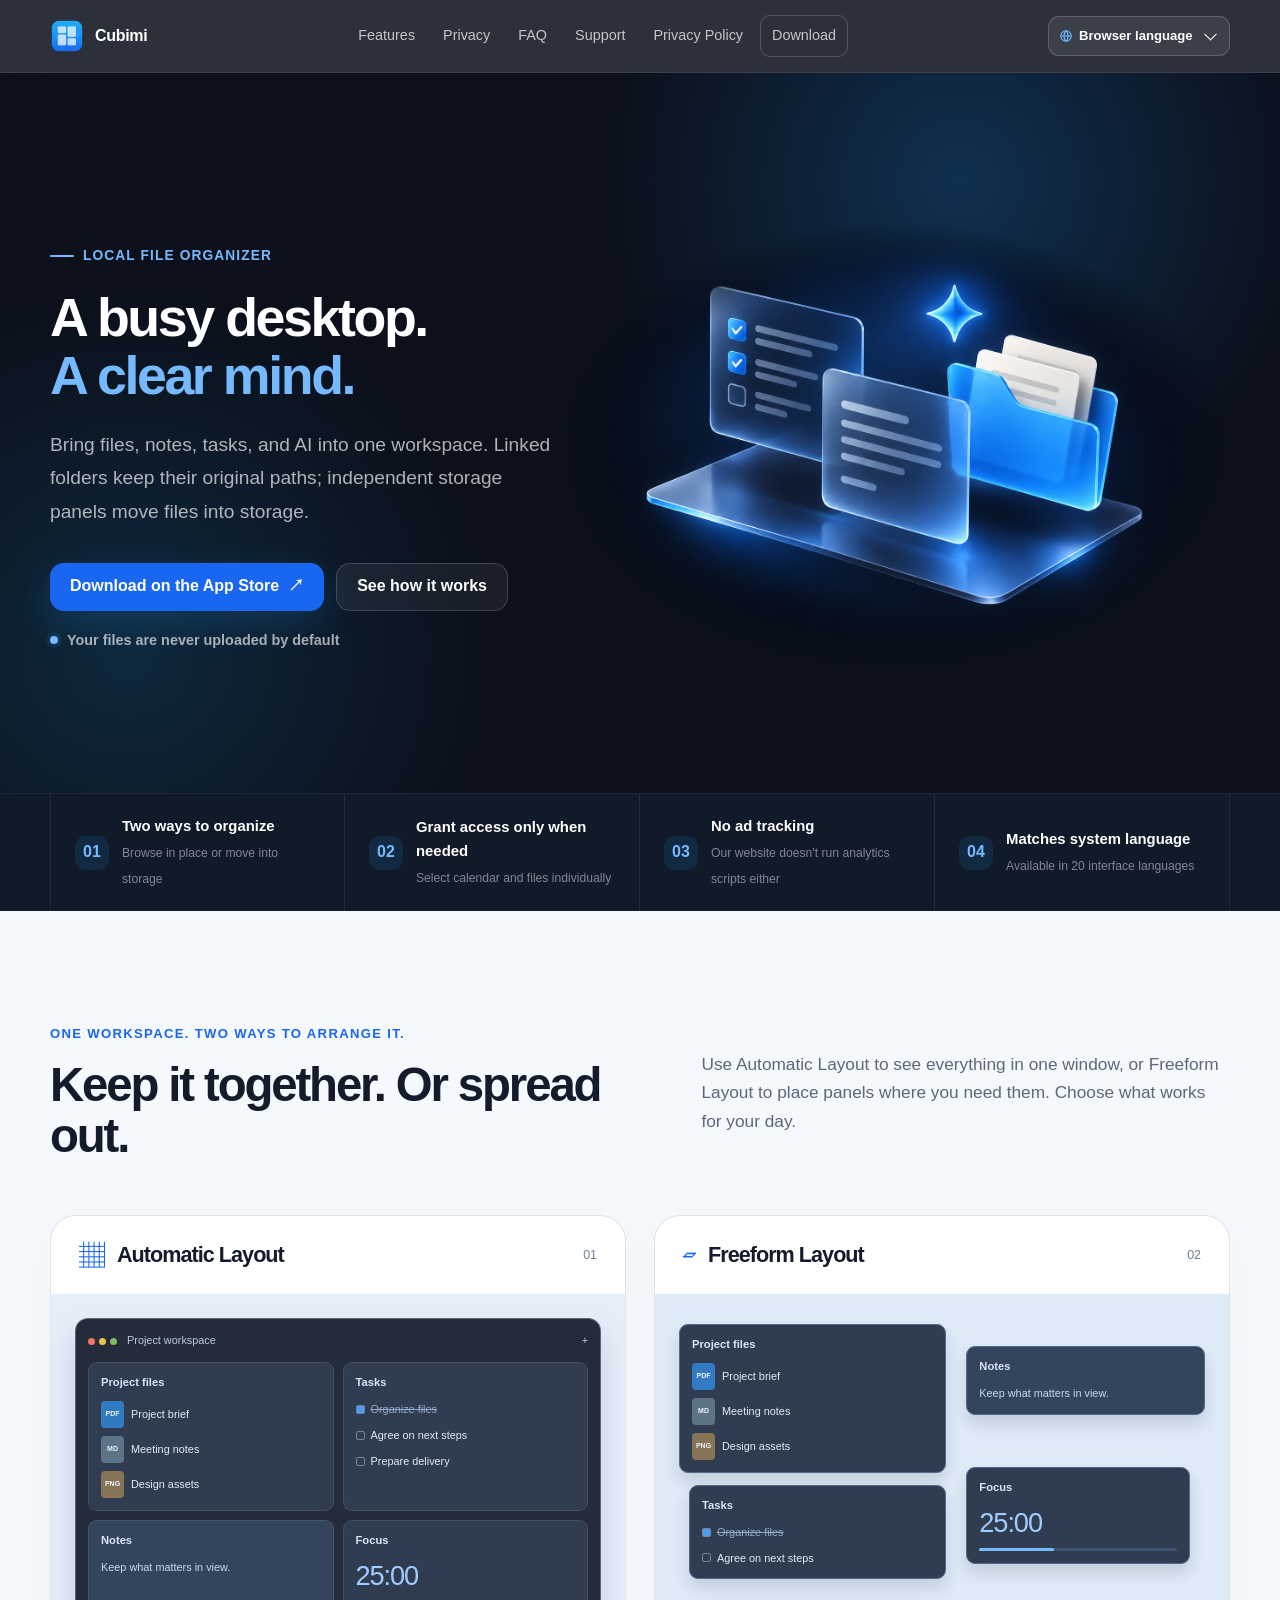
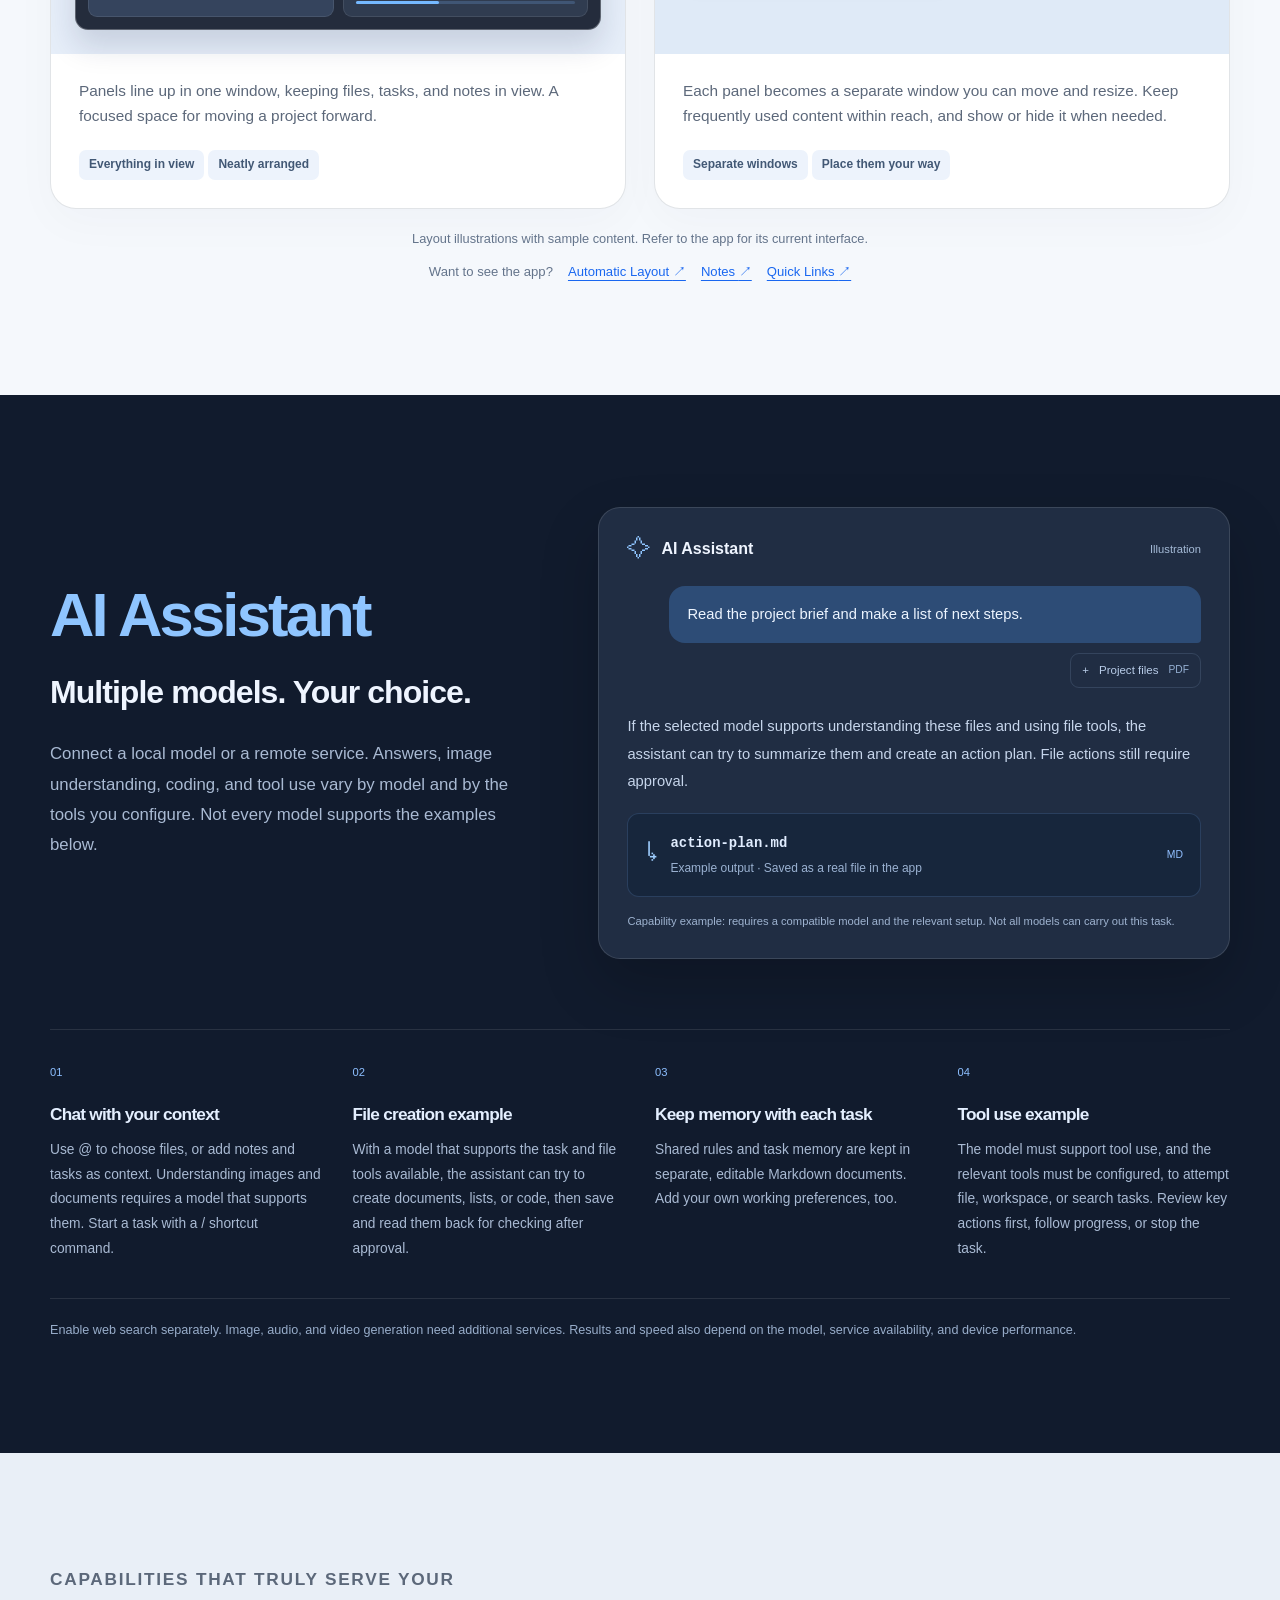
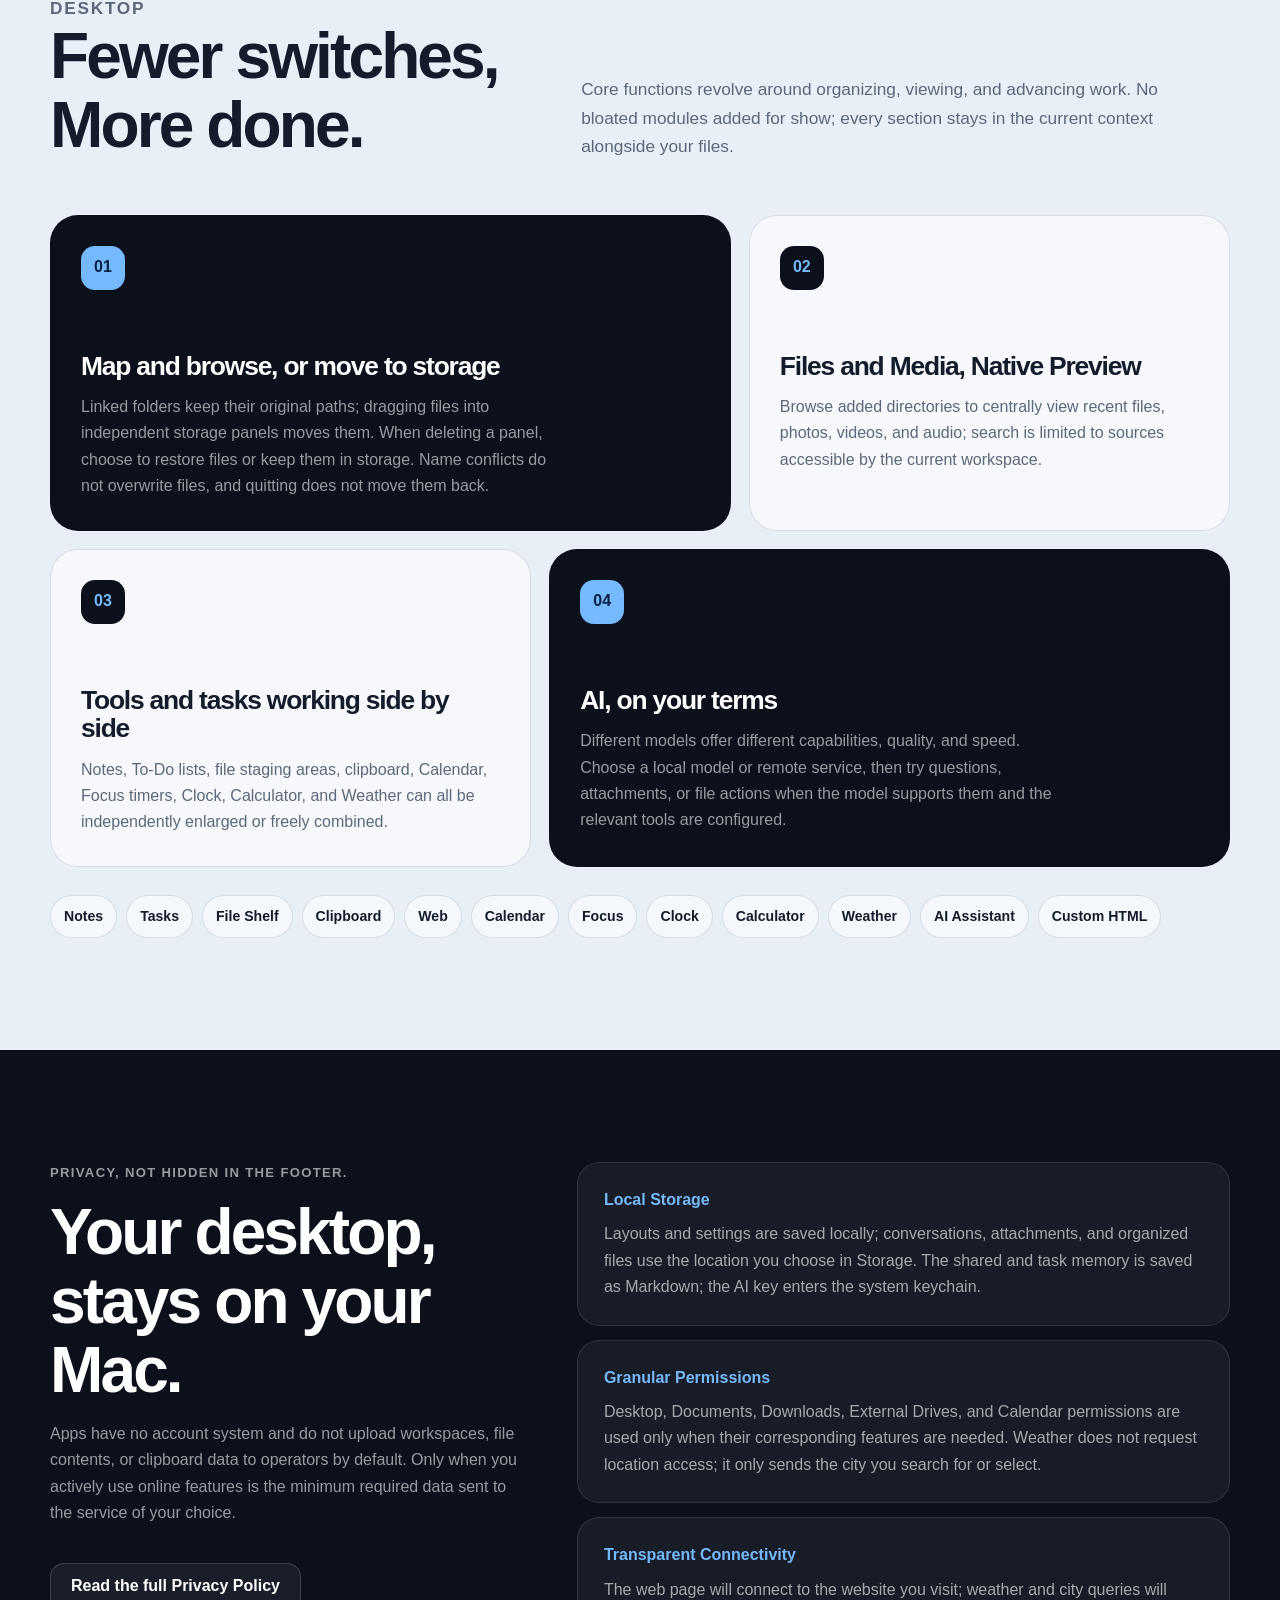
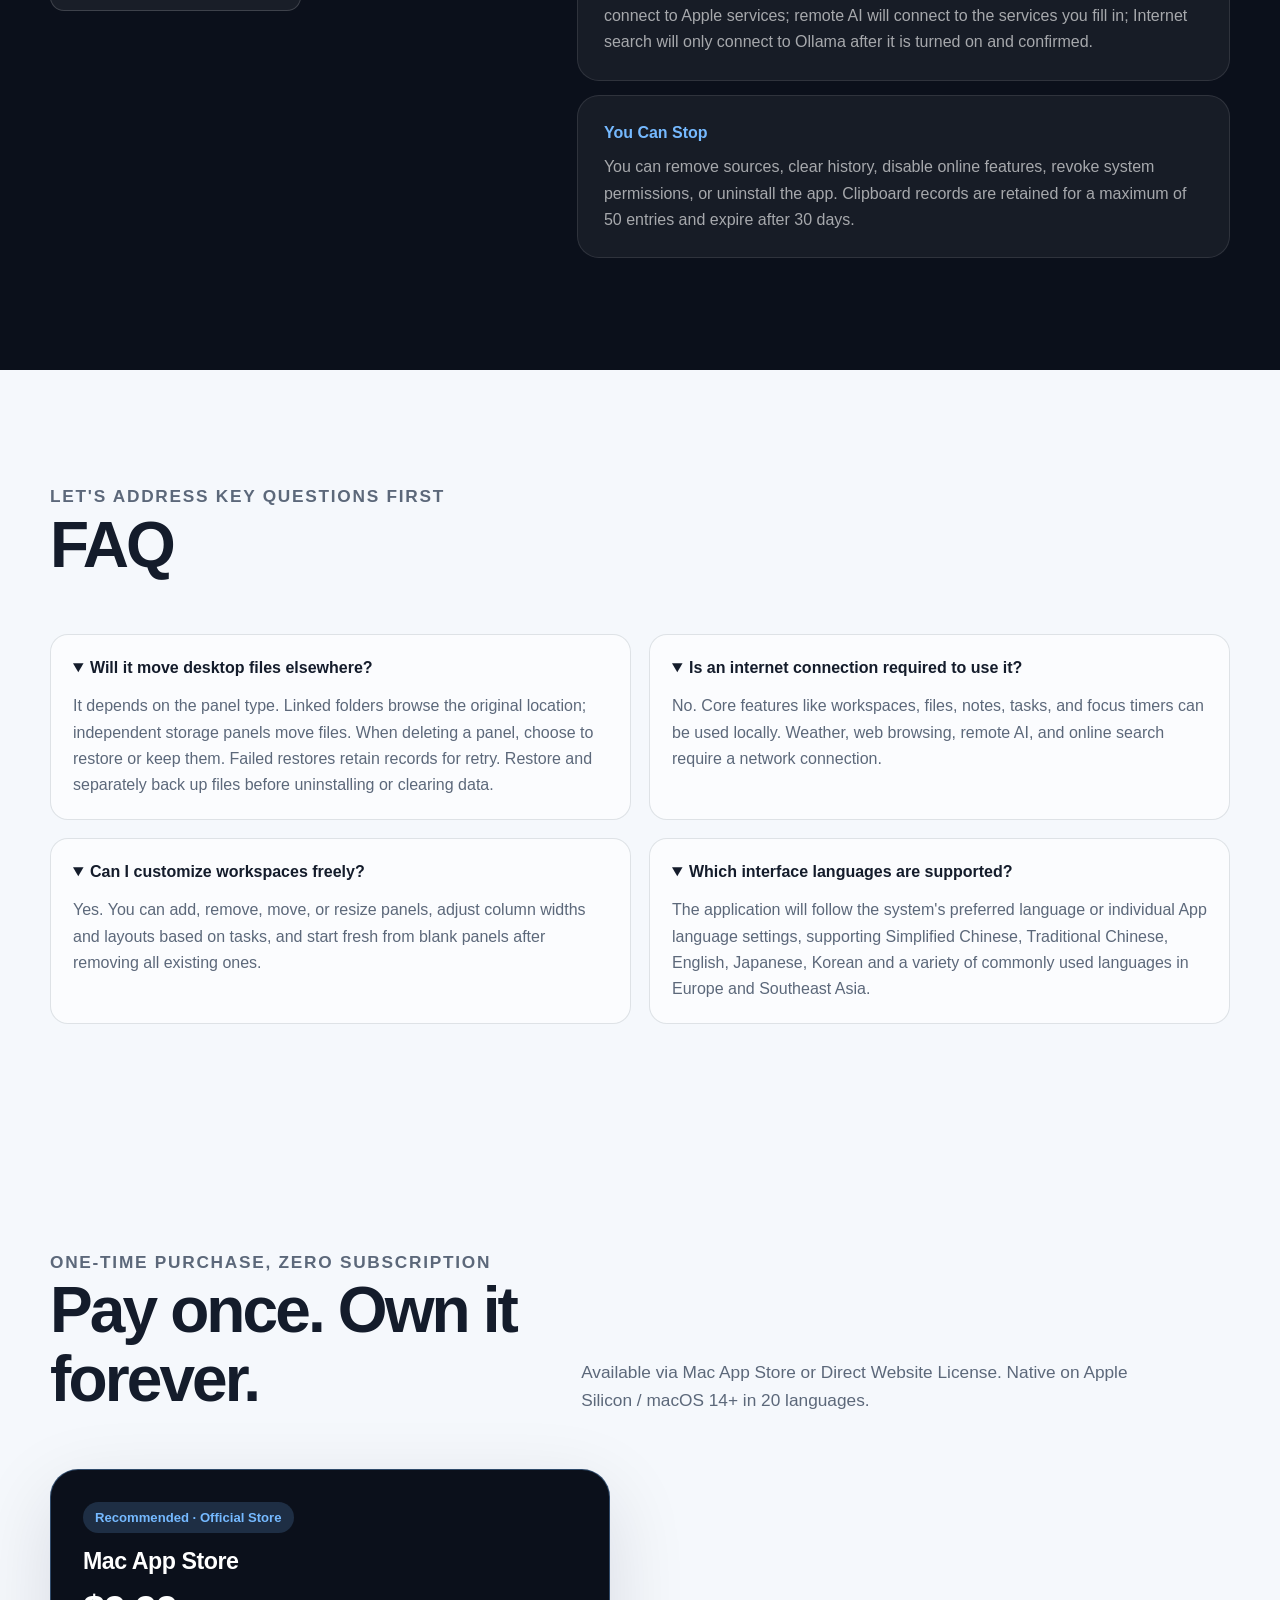
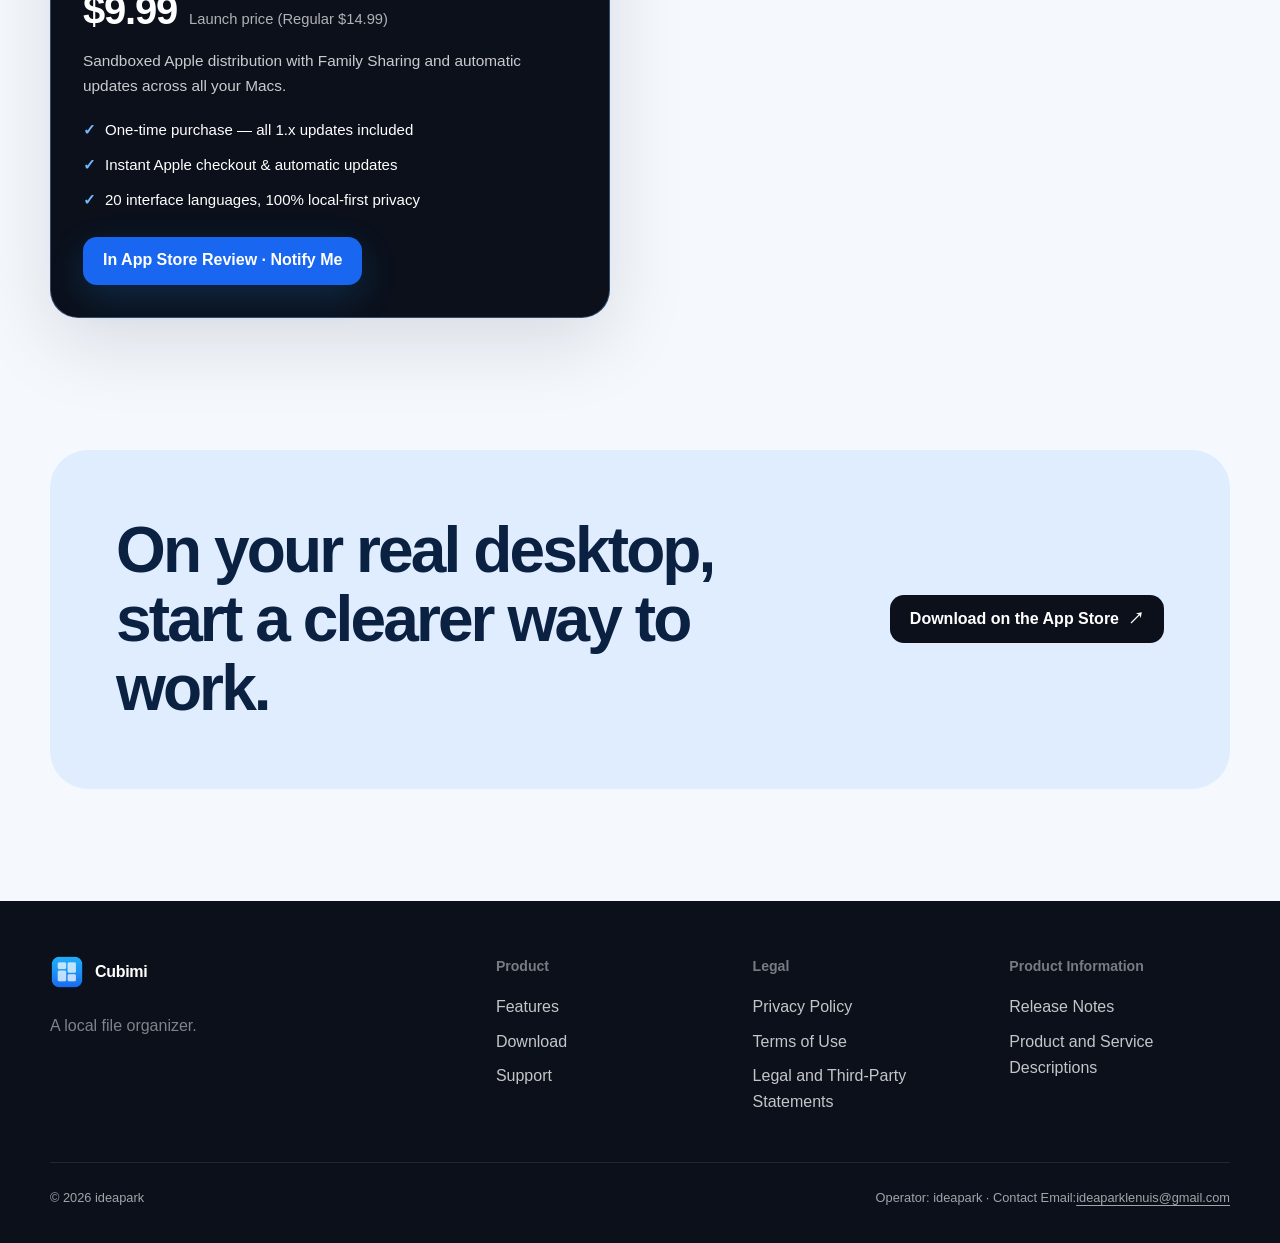
<file: index.html>
<!doctype html>
<html lang="zh-CN">
<head>
  <meta charset="utf-8">
  <meta name="robots" content="index,follow">
<meta name="viewport" content="width=device-width,initial-scale=1">
  <title>Cubimi｜把散乱桌面变成清晰工作区</title>
  <meta name="description" content="Cubimi是一款本地文件收纳器，把文件、任务、便签、日历、天气和可选 AI 放进可自由编排的分区。">
  <meta name="theme-color" content="#0b0d0e">
  <link rel="canonical" href="https://lenuis.github.io/">
  <link rel="icon" href="/favicon.svg" type="image/svg+xml">
  <link rel="stylesheet" href="/assets/site.css?v=task463-20261002">
  <link rel="stylesheet" href="/assets/showcase.css?v=task462-20261002">
  <script defer src="/assets/i18n-data.js?v=task471"></script>
  <script defer src="/assets/i18n.js?v=task462-20261002"></script>
  <script defer src="/assets/launch-config.js?v=1.0-229"></script>
</head>
<body>
  <a class="skip-link" href="#main">跳到主要内容</a>
  <header class="site-header">
    <nav class="nav" aria-label="主导航">
      <a class="brand" href="/"><img src="/assets/app-icon.png" alt=""><span>Cubimi</span></a>
      <div class="nav-links">
        <a href="#features">功能</a><a href="#privacy">隐私</a><a href="#questions">常见问题</a>
        <a href="/support/">支持</a><a href="/privacy/">隐私政策</a><a class="nav-cta" href="#pricing">下载</a>
      </div>
    </nav>
  </header>

  <main id="main">
    <section class="hero">
      <div class="shell hero-grid">
        <div>
          
          <p class="eyebrow">本地文件收纳器</p>
          <h1>桌面再乱，<br><span>思路清晰。</span></h1>
          <p class="hero-copy">把文件、便签、待办和 AI 放进同一张工作台。接入文件夹保留原路径，独立存储分区则将文件移入收纳。</p>
          <div class="hero-actions">
            <a class="button button-primary" href="#pricing" data-cubimi-primary-cta>在 App Store 下载 <span aria-hidden="true">↗</span></a>
            <a class="button button-secondary" href="#product">看看它怎么工作</a>
          </div>
          <div class="privacy-chip"><i aria-hidden="true"></i>默认不上传你的文件</div>
        </div>
        <div class="visual-stage">
          <div class="hero-concept">
            <img class="app-shot" src="/assets/hero-concept-blue.png" width="1536" height="1024" alt="Cubimi概念图：悬浮分区、文件与 AI">
          </div>
        </div>
      </div>
    </section>

    <section class="trust-row" aria-label="产品要点">
      <div class="shell trust-list">
        <div class="trust-item"><span class="trust-mark">01</span><div><strong>两种收纳方式</strong><small>原位浏览或移入存储</small></div></div>
        <div class="trust-item"><span class="trust-mark">02</span><div><strong>按需授权</strong><small>日历、文件逐项选择</small></div></div>
        <div class="trust-item"><span class="trust-mark">03</span><div><strong>没有广告追踪</strong><small>官网也不接分析脚本</small></div></div>
        <div class="trust-item"><span class="trust-mark">04</span><div><strong>随系统语言</strong><small>提供二十种界面语言</small></div></div>
      </div>
    </section>

    <!-- homepage-showcase:start -->
<section class="section layout-section" style="--showcase-gap:28px" id="product">
  <div class="shell">
    <div class="section-head product-head">
      <div><p class="kicker" data-edit="layoutKicker">两种布局，同一张工作台</p><h2 data-edit="layoutHeading">整齐有序，或自由展开。</h2></div>
      <p data-edit="layoutIntro">想把事情集中看，就用自动布局；想把分区放在顺手的位置，就用自由布局。按照你的工作节奏，选择合适的方式。</p>
    </div>
    <div class="layout-pair">
      <article class="layout-card layout-auto">
        <div class="layout-card-head"><span class="layout-symbol" aria-hidden="true">▦</span><h3 data-edit="autoTitle">自动布局</h3><span class="mode-number" aria-hidden="true">01</span></div>
        <div class="mode-stage automatic-stage" aria-label="自动布局示意">
          <div class="demo-window">
            <div class="demo-toolbar"><i aria-hidden="true"></i><span>项目工作台</span><span class="demo-plus" aria-hidden="true">＋</span></div>
            <div class="auto-panels">
              <div class="demo-panel demo-files"><strong>项目资料</strong><div class="demo-file"><b aria-hidden="true">PDF</b><span>项目简报</span></div><div class="demo-file"><b aria-hidden="true">MD</b><span>会议笔记</span></div><div class="demo-file"><b aria-hidden="true">PNG</b><span>设计素材</span></div></div>
              <div class="demo-panel demo-todo"><strong>待办</strong><span class="demo-done">整理资料</span><span>确认下一步</span><span>准备交付</span></div>
              <div class="demo-panel demo-note"><strong>便签</strong><p>把重要的事，留在眼前。</p></div>
              <div class="demo-panel demo-focus"><strong>专注</strong><b>25:00</b><div class="focus-track" aria-hidden="true"></div></div>
            </div>
          </div>
        </div>
        <div class="layout-card-copy"><p data-edit="autoDescription">分区在同一窗口内有序排列，资料、清单与便签一眼看清。适合集中整理和推进一个项目。</p><span class="layout-tag">集中查看</span><span class="layout-tag">有序排列</span></div>
      </article>
      <article class="layout-card layout-free">
        <div class="layout-card-head"><span class="layout-symbol" aria-hidden="true">▱</span><h3 data-edit="freeTitle">自由布局</h3><span class="mode-number" aria-hidden="true">02</span></div>
        <div class="mode-stage freeform-stage" aria-label="自由布局示意">
          <div class="free-panels">
            <div class="demo-panel demo-files"><strong>项目资料</strong><div class="demo-file"><b aria-hidden="true">PDF</b><span>项目简报</span></div><div class="demo-file"><b aria-hidden="true">MD</b><span>会议笔记</span></div><div class="demo-file"><b aria-hidden="true">PNG</b><span>设计素材</span></div></div>
            <div class="demo-panel demo-note"><strong>便签</strong><p>把重要的事，留在眼前。</p></div>
            <div class="demo-panel demo-todo"><strong>待办</strong><span class="demo-done">整理资料</span><span>确认下一步</span></div>
            <div class="demo-panel demo-focus"><strong>专注</strong><b>25:00</b><div class="focus-track" aria-hidden="true"></div></div>
          </div>
        </div>
        <div class="layout-card-copy"><p data-edit="freeDescription">分区化为独立窗口，自由移动、调整大小。把常用内容放在桌面顺手的位置，按需呼出或隐藏。</p><span class="layout-tag">独立窗口</span><span class="layout-tag">自由摆放</span></div>
      </article>
    </div>
    <p class="diagram-note" data-edit="demoNote">布局示意 · 使用示例内容，实际界面以应用为准。</p>
    <div class="product-detail"><span>想看看实际工作台？</span><a href="/assets/current-automatic.png?v=task462-20261002">自动布局 <span aria-hidden="true">↗</span></a><a href="/assets/current-notes.png?v=task462-20261002">便签 <span aria-hidden="true">↗</span></a><a href="/assets/current-quick-links.png?v=task462-20261002">快速链接 <span aria-hidden="true">↗</span></a></div>
  </div>
</section>
<section class="section assistant-section" id="assistant">
  <div class="shell">
    <div class="assistant-intro">
      <div class="assistant-copy"><h2 class="assistant-title" data-edit="aiKicker">AI 助手</h2><p class="assistant-tagline" data-edit="aiHeading">多个模型，随心选择。</p><p class="assistant-lead" data-edit="aiIntro">AI 助手支持接入不同的本机模型或远程服务。问答、识图、编程和工具执行的能力与效果因模型而异，也取决于已配置的工具；并非每个模型都支持下方示例。</p></div>
      <div class="assistant-demo">
        <div class="assistant-demo-head"><span class="assistant-spark" aria-hidden="true">✧</span><strong>AI 助手</strong><span class="example-label">功能示意</span></div>
        <div class="demo-message user-message" data-edit="aiAsk">读一下项目资料，整理一份下一步行动清单。</div>
        <div class="demo-attachment"><span aria-hidden="true">＋</span><span>项目资料</span><span class="attachment-type">PDF</span></div>
        <p class="demo-message assistant-message" data-edit="aiReply">若所选模型支持资料理解与文件工具，助手可尝试提炼重点并生成清单；文件操作仍需确认。</p>
        <div class="artifact-example"><span class="artifact-icon" aria-hidden="true">↳</span><div><strong><code>action-plan.md</code></strong><span>示例输出 · 可保存为真实文件</span></div><span class="file-extension" aria-hidden="true">MD</span></div>
        <p class="assistant-example-note" data-edit="aiFootnote">能力示例：需模型支持并完成相应配置，不代表所有模型均可执行。</p>
      </div>
    </div>
    <div class="assistant-capabilities">
      <article><span class="capability-index">01</span><h3>带着资料聊</h3><p>用 @ 选择文件或添加便签、待办作为上下文；图片识别与资料理解需模型支持，可通过 / 快捷命令发起任务。</p></article>
      <article><span class="capability-index">02</span><h3>文件生成示例</h3><p>在模型支持相关任务且文件工具可用时，可尝试生成文稿、清单或代码；确认后写入并回读核对。</p></article>
      <article><span class="capability-index">03</span><h3>按任务延续记忆</h3><p>共享规则与任务记忆分别保存为可更新的 Markdown，支持补充自己的工作习惯。</p></article>
      <article><span class="capability-index">04</span><h3>工具协作示例</h3><p>模型需支持工具调用，且相应工具已配置，才能尝试文件、工作台或搜索任务。关键操作先确认，过程可查看和停止。</p></article>
    </div>
    <p class="assistant-service-note" data-edit="aiLimit">联网搜索需单独启用，图片和音视频生成需另配服务；具体结果与速度还受模型、服务状态和设备性能影响。</p>
  </div>
</section>

    <!-- homepage-showcase:end -->

    <section class="section section-muted" id="features">
      <div class="shell">
        <div class="section-head">
          <div><p class="kicker">真正服务于桌面的能力</p><h2>少切换，<br>多完成。</h2></div>
          <p>核心能力围绕整理、查看和推进工作展开。没有为了显得丰富而堆出来的模块，每一块都能和文件一起留在当前上下文。</p>
        </div>
        <div class="feature-grid">
          <article class="feature-card accent"><span class="feature-number">01</span><h3>映射浏览，或移入收纳</h3><p>接入文件夹时保持原路径；拖入独立存储分区时会真实移动文件。删除时可选择恢复原位置或保留文件，遇到同名文件不覆盖；退出应用不会自动搬回。</p></article>
          <article class="feature-card"><span class="feature-number">02</span><h3>文件与媒体，原生查看</h3><p>浏览已添加的目录，集中查看最近文件、图片、视频和音频；搜索只覆盖当前工作台能够读取的来源。</p></article>
          <article class="feature-card"><span class="feature-number">03</span><h3>工具和任务并排工作</h3><p>便签、待办、文件暂存、剪贴板、日历、专注计时、时钟、计算器和天气都可以独立放大或自由组合。</p></article>
          <article class="feature-card accent"><span class="feature-number">04</span><h3>按需使用 AI</h3><p>不同模型的能力、效果与速度各不相同。可按需求接入本机模型或远程服务，在模型支持且工具已配置的前提下，尝试问答、附件处理或文件操作。</p></article>
        </div>
        <div class="widget-line" style="margin-top:28px" aria-label="可用小工具">
          <span class="pill">便签</span><span class="pill">待办</span><span class="pill">文件暂存</span><span class="pill">剪贴板</span><span class="pill">网页</span><span class="pill">日历</span><span class="pill">专注</span><span class="pill">时钟</span><span class="pill">计算器</span><span class="pill">天气</span><span class="pill">AI 助手</span><span class="pill">自定义 HTML</span>
        </div>
      </div>
    </section>

    <section class="section section-dark" id="privacy">
      <div class="shell privacy-layout">
        <div class="privacy-statement">
          <p class="kicker">隐私，不藏在页脚里</p>
          <h2>你的桌面，<br>留在你的 Mac。</h2>
          <p>应用没有账号系统，也不默认把工作区、文件内容或剪贴板上传给运营者。只有当你主动使用联网功能时，对应的最少数据才会发送给你选择的服务。</p>
          <a class="button button-secondary" href="/privacy/" style="margin-top:20px">阅读完整隐私政策</a>
        </div>
        <div class="privacy-stack">
          <article class="privacy-card"><strong>本地存储</strong><p>布局与设置保存在本机；对话、附件和收纳文件使用你在“存储”中选择的位置。共享与任务记忆保存为 Markdown；AI 密钥进入系统钥匙串。</p></article>
          <article class="privacy-card"><strong>逐项授权</strong><p>桌面、文稿、下载、外接盘和日历权限只在对应功能需要时使用。天气不请求定位，只发送你搜索和选择的城市。</p></article>
          <article class="privacy-card"><strong>联网透明</strong><p>网页会连接你访问的网站；天气与城市查询连接 Apple 服务；远程 AI 连接你填写的服务；联网搜索仅在开启并确认后连接 Ollama。</p></article>
          <article class="privacy-card"><strong>可以停止</strong><p>你可以移除来源、清空记录、关闭联网功能、撤回系统权限或卸载应用。剪贴板记录最多保留 50 条并在 30 天后过期。</p></article>
        </div>
      </div>
    </section>

    <section class="section" id="questions">
      <div class="shell">
        <div class="section-head"><div><p class="kicker">先把关键问题说清楚</p><h2>常见问题</h2></div></div>
        <div class="faq-grid">
          <details open><summary>它会把桌面文件移动到别的地方吗？</summary><p>取决于分区类型：映射文件夹只浏览原位置；独立存储会真实移入文件。删除分区时可选择恢复或保留，失败会保留记录供重试。卸载或清除数据前，请先恢复文件并独立备份。</p></details>
          <details open><summary>必须联网才能使用吗？</summary><p>不需要。工作区、文件、便签、待办、专注计时等核心功能可在本机使用。天气、网页、远程 AI 和联网搜索需要网络。</p></details>
          <details open><summary>工作区可以自由调整吗？</summary><p>可以。你可以新增、移除、移动或放大分区，并按任务调整列宽和布局；移除所有分区后，也能立即从空白分区重新开始。</p></details>
          <details open><summary>支持哪些界面语言？</summary><p>应用会跟随系统首选语言或单独的 App 语言设置，支持简体中文、繁体中文、英文、日语、韩语及多种欧洲与东南亚常用语言。</p></details>
        </div>
      </div>
    </section>

    <section class="section" id="pricing" data-i18n-ignore></section>

    <section class="section" id="download" style="padding-top:20px">
      <div class="shell">
        <div class="cta-panel">
          <div><h2>在真实桌面上，<br>开始更清晰的工作方式。</h2></div>
          <a class="button" href="#pricing" data-cubimi-primary-cta>在 App Store 下载 <span aria-hidden="true">↗</span></a>
        </div>
      </div>
    </section>
  </main>

  <footer class="site-footer">
    <div class="shell">
      <div class="footer-grid">
        <div class="footer-brand"><a class="brand" href="/"><img src="/assets/app-icon.png" alt=""><span>Cubimi</span></a><p>一款本地文件收纳器。</p></div>
        <div class="footer-col"><strong>产品</strong><a href="#features">功能</a><a href="#download">下载</a><a href="/support/">支持</a></div>
        <div class="footer-col"><strong>法律</strong><a href="/privacy/">隐私政策</a><a href="/terms/">使用条款</a><a href="/legal/">法律与第三方声明</a></div>
        <div class="footer-col"><strong>产品信息</strong><a href="/support/#release">版本说明</a><a href="/legal/#product-service">产品与服务说明</a></div>
      </div>
      <div class="footer-bottom"><span>© 2026 ideapark</span><span>运营者：ideapark · 联系邮箱：<a href="mailto:ideaparklenuis@gmail.com">ideaparklenuis@gmail.com</a></span></div>
    </div>
  </footer>
</body>
</html>
</file>
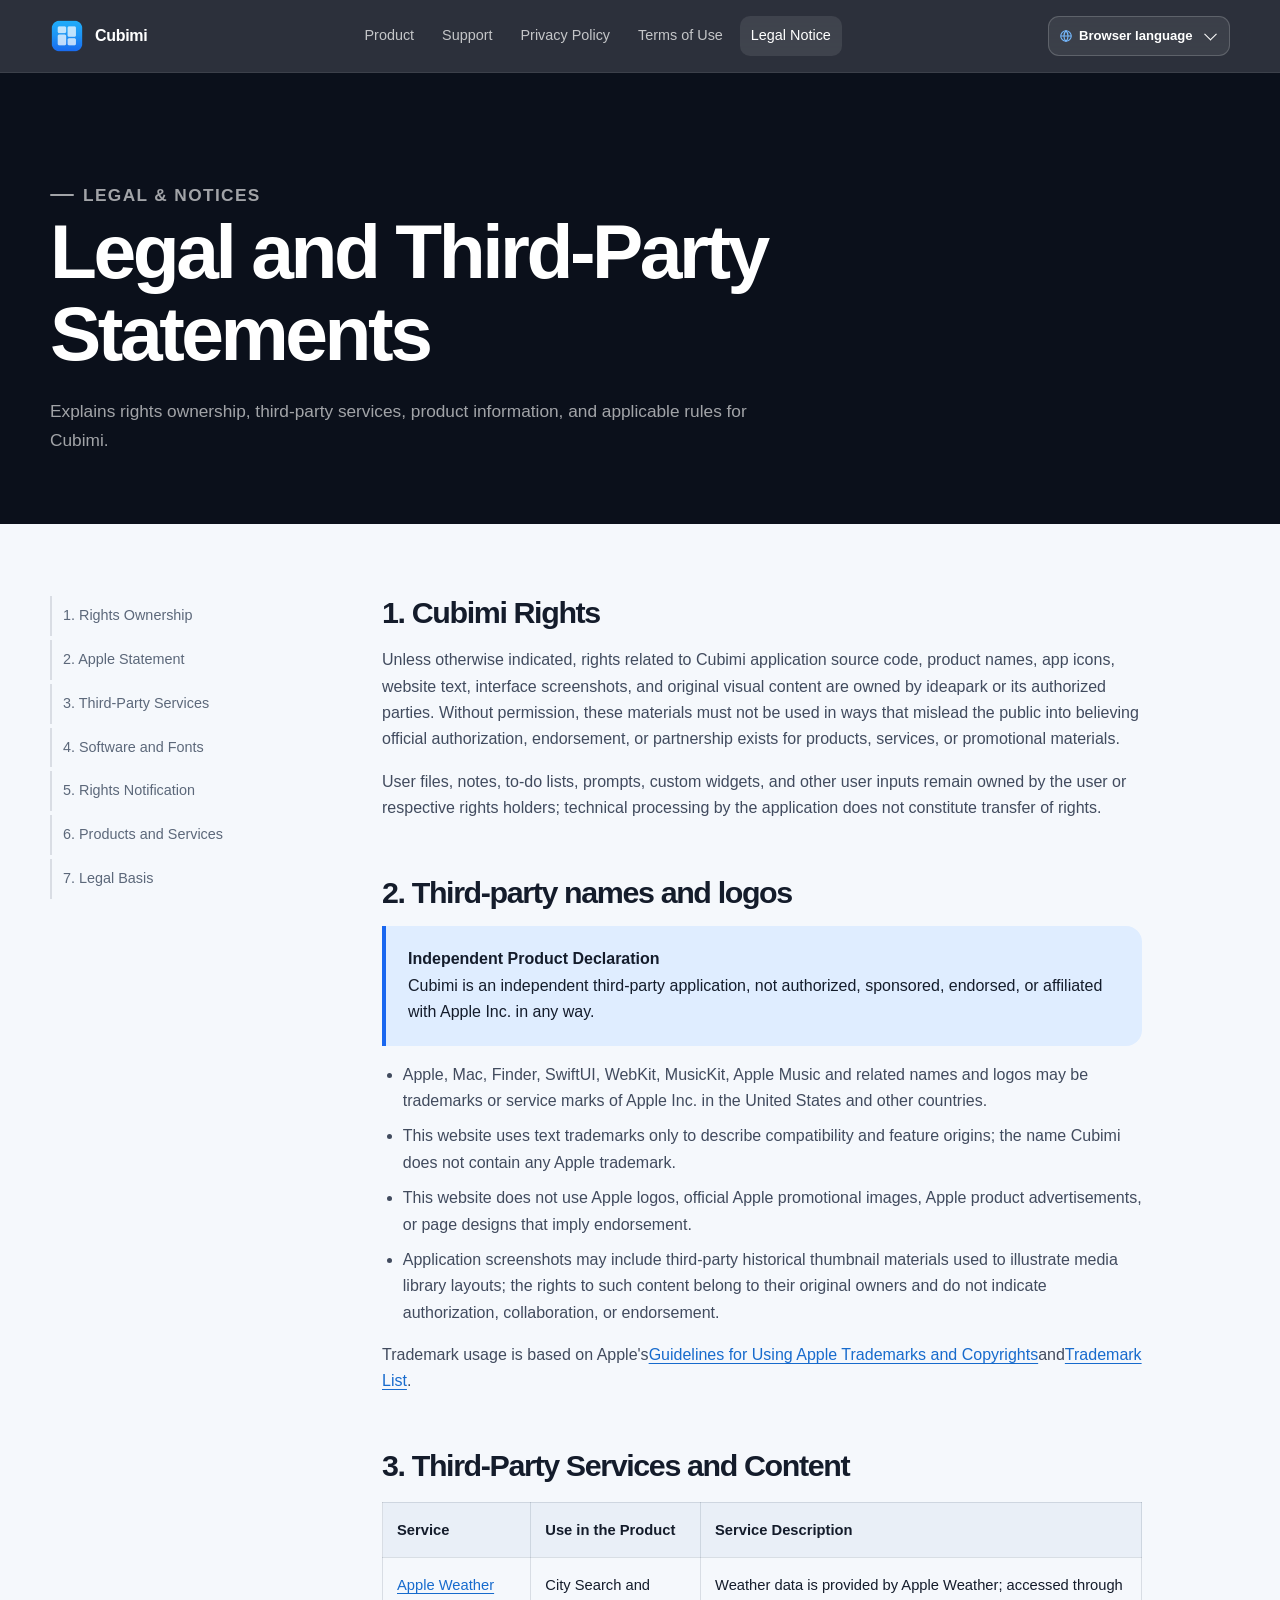
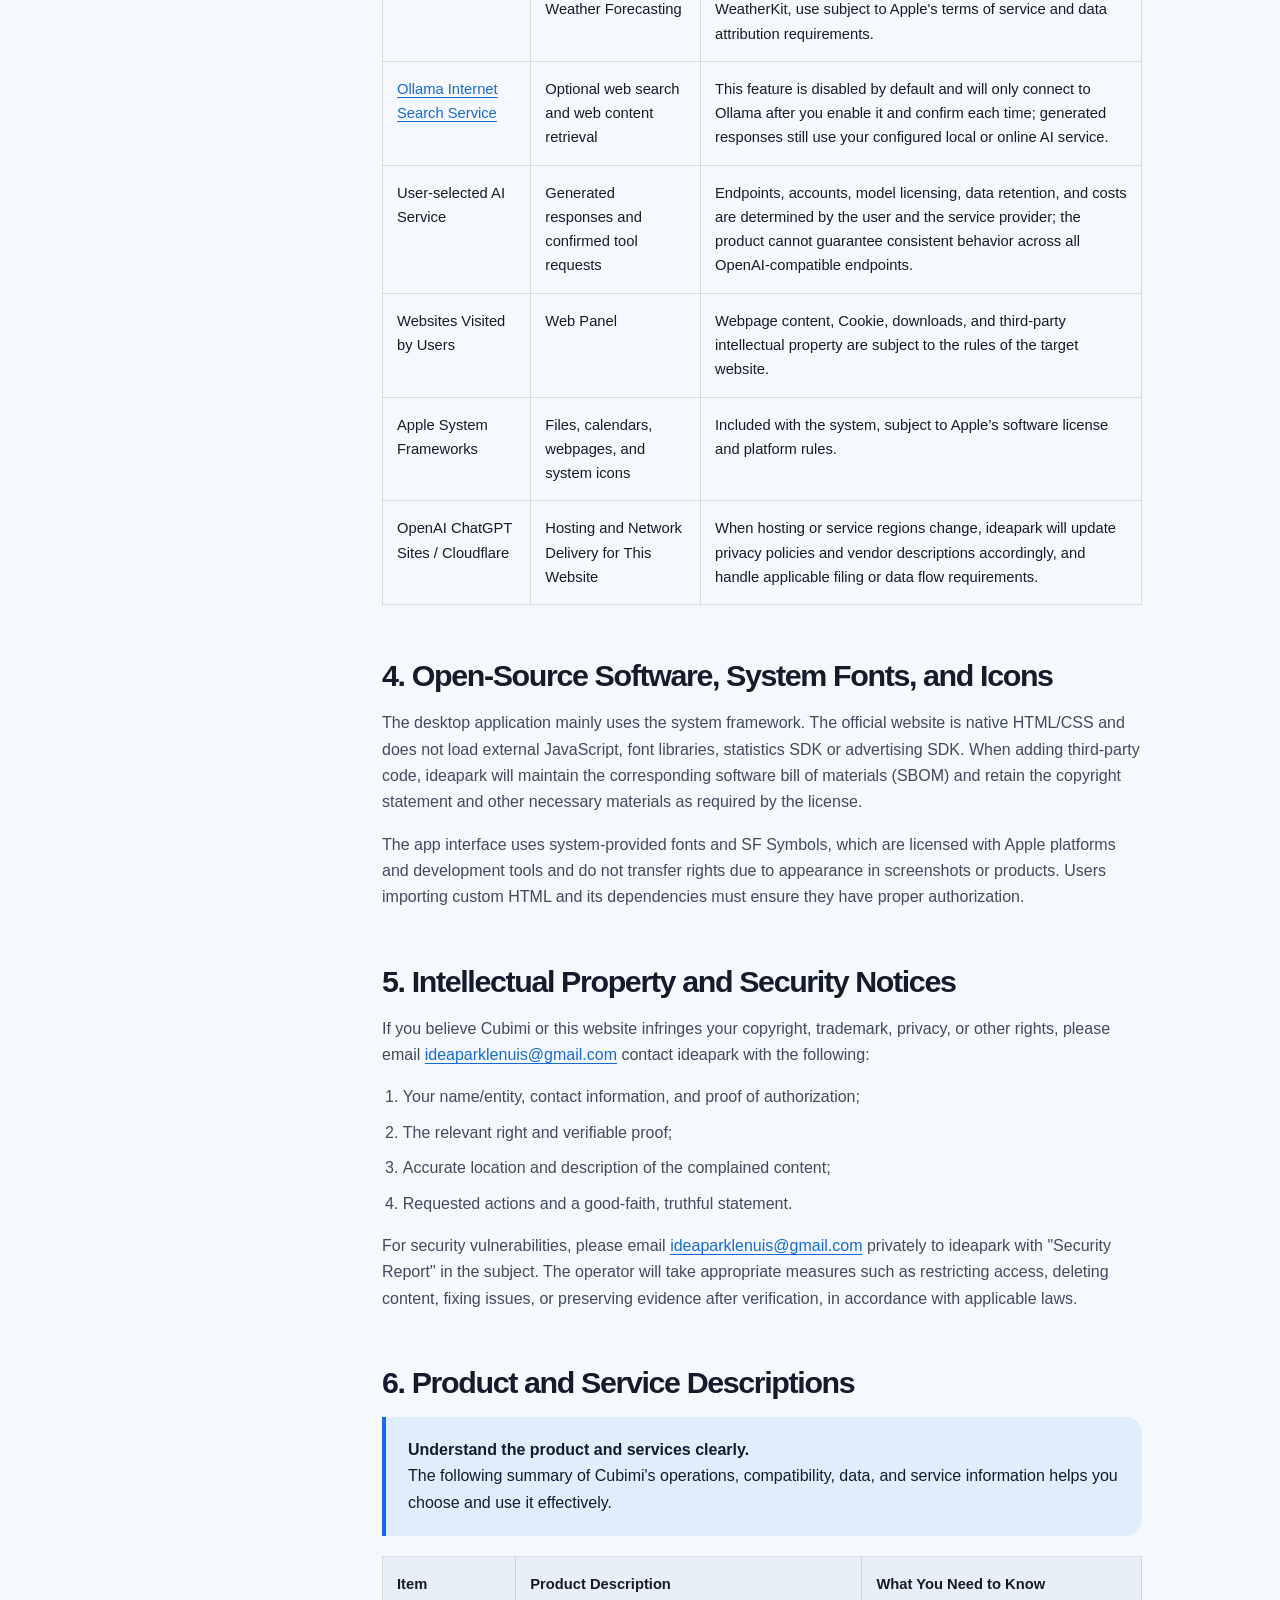
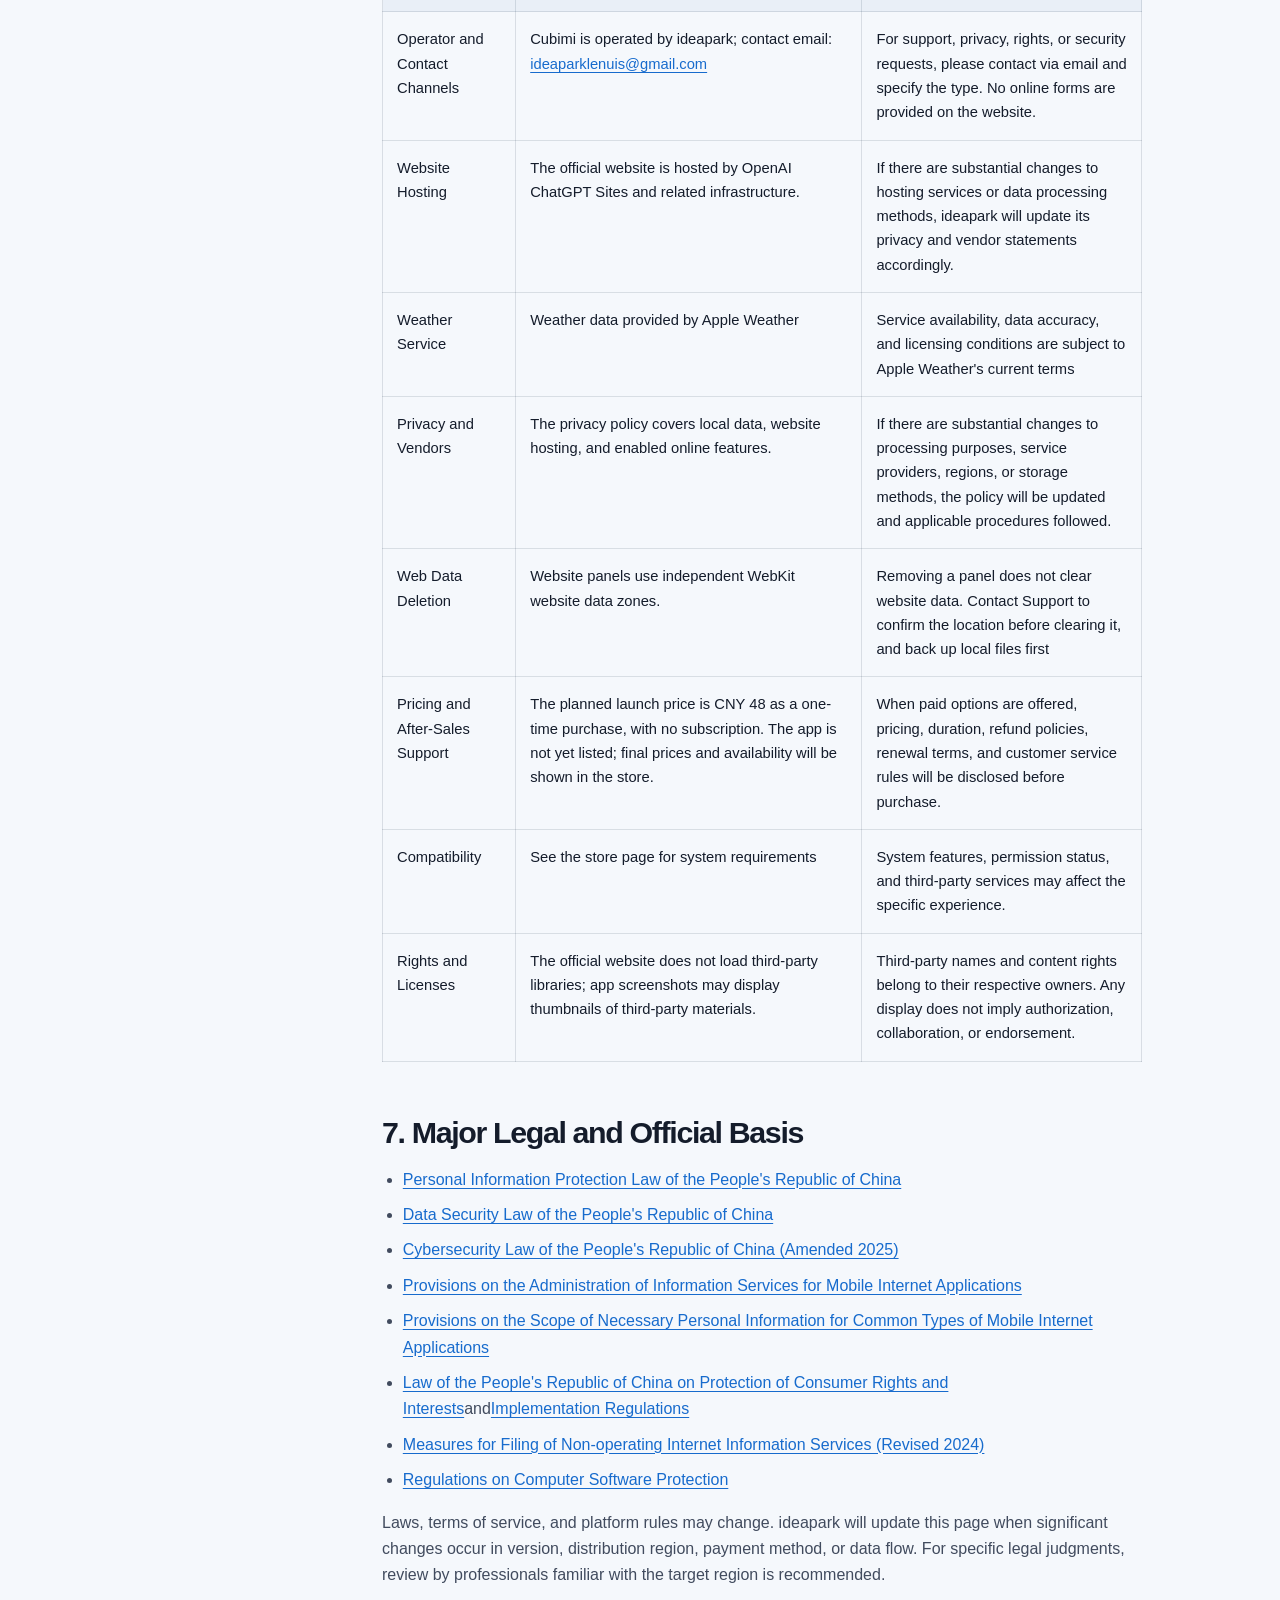
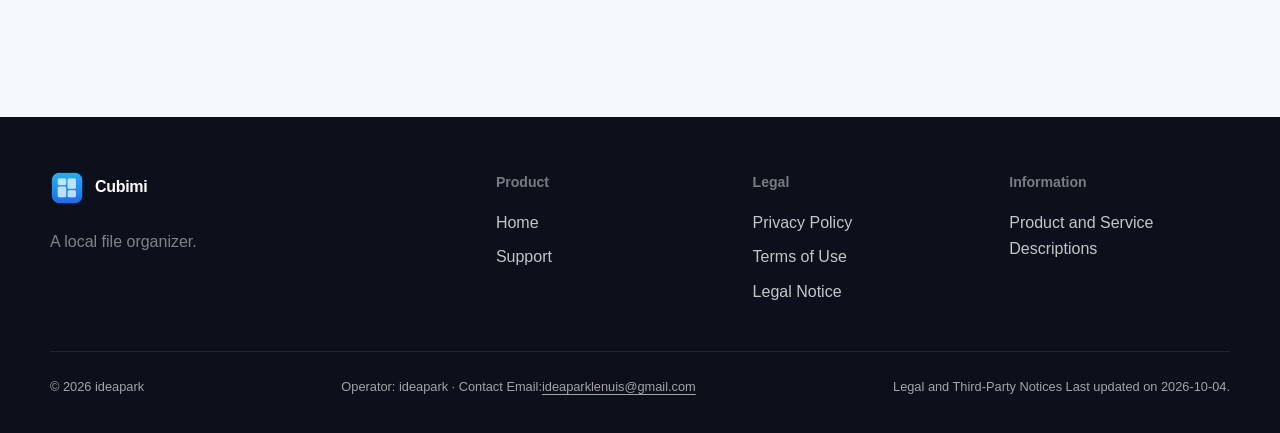
<file: legal/index.html>
<!doctype html>
<html lang="zh-CN">
<head>
  <meta charset="utf-8"><meta name="robots" content="index,follow">
<meta name="viewport" content="width=device-width,initial-scale=1">
  <title>法律与第三方声明｜Cubimi</title>
  <meta name="description" content="Cubimi知识产权、Apple 商标、第三方服务、开源组件和产品服务说明。">
  <meta name="theme-color" content="#0b0d0e"><link rel="canonical" href="https://lenuis.github.io/legal/">
  <link rel="icon" href="/favicon.svg" type="image/svg+xml"><link rel="stylesheet" href="/assets/site.css?v=task463-20261002">
  <script defer src="/assets/i18n-data.js?v=task471"></script><script defer src="/assets/i18n.js?v=task462-20261002"></script>
</head>
<body>
  <a class="skip-link" href="#main">跳到主要内容</a>
  <header class="site-header"><nav class="nav" aria-label="主导航"><a class="brand" href="/"><img src="/assets/app-icon.png" alt=""><span>Cubimi</span></a><div class="nav-links"><a href="/">产品</a><a href="/support/">支持</a><a href="/privacy/">隐私政策</a><a href="/terms/">使用条款</a><a aria-current="page" href="/legal/">法律声明</a></div></nav></header>
  <main id="main">
    <section class="legal-hero"><div class="shell"><p class="eyebrow">Legal &amp; Notices</p><h1>法律与第三方声明</h1><p>说明Cubimi的权利归属、第三方服务、产品信息和适用规则。</p></div></section>
    <div class="shell legal-layout">
      <nav class="toc" aria-label="本页目录"><a href="#ownership">1. 权利归属</a><a href="#apple">2. Apple 声明</a><a href="#services">3. 第三方服务</a><a href="#software">4. 软件与字体</a><a href="#claims">5. 权利通知</a><a href="#product-service">6. 产品与服务</a><a href="#sources">7. 法律依据</a></nav>
      <article class="legal-copy">
        <h2 id="ownership">1. Cubimi的权利</h2>
        <p>除另有标注外，Cubimi应用源代码、产品名称、应用图标、网站文字、界面截图和原创视觉内容的相关权利由 ideapark 或其授权方享有。未经许可，不得将这些内容用于使公众误认为获得官方授权、背书或存在合作关系的产品、服务或宣传。</p>
        <p>用户文件、便签、待办、提示词、自定义小工具及其他用户输入仍归用户或相应权利人所有；应用的技术处理不构成权利转让。</p>

        <h2 id="apple">2. 第三方名称与标识</h2>
        <div class="callout"><strong>独立产品声明</strong><br>Cubimi是独立第三方应用，未经 Apple Inc. 授权、赞助、认可或背书，也与 Apple Inc. 不存在隶属关系。</div>
        <ul>
          <li>Apple、Mac、Finder、SwiftUI、WebKit、MusicKit、Apple Music 和相关名称、标志可能是 Apple Inc. 在美国及其他国家和地区的商标或服务标志。</li>
          <li>本网站只以说明兼容性和功能来源的方式使用文字商标，Cubimi名称不包含 Apple 商标。</li>
          <li>本网站不使用 Apple 标志、Apple 官方宣传图片、Apple 产品广告或会暗示背书的页面设计。</li>
          <li>应用截图中可能包含用于说明媒体库排版的第三方历史素材缩略图；相关内容权利归原权利人，不表示其授权、合作或背书。</li>
        </ul>
        <p>商标使用以 Apple 的《<a href="https://www.apple.com/legal/intellectual-property/guidelinesfor3rdparties.html" rel="noreferrer">Guidelines for Using Apple Trademarks and Copyrights</a>》及《<a href="https://www.apple.com/legal/intellectual-property/trademark/appletmlist.html" rel="noreferrer">Trademark List</a>》为参考。</p>

        <h2 id="services">3. 第三方服务与内容</h2>
        <table class="data-table"><thead><tr><th>服务</th><th>在产品中的用途</th><th>服务说明</th></tr></thead><tbody>
          <tr><td><a href="https://developer.apple.com/weatherkit/" rel="noreferrer">Apple Weather</a></td><td>城市搜索和天气预报</td><td>天气数据由 Apple Weather 提供；通过 WeatherKit 接入，使用需满足 Apple 的服务条款与数据署名要求。</td></tr>
          <tr><td><a href="https://ollama.com/terms" rel="noreferrer">Ollama 联网搜索服务</a></td><td>可选的网页搜索与网页内容读取</td><td>此功能默认关闭，只有你开启并逐次确认后才会连接 Ollama；生成回答仍使用你配置的本地或线上 AI 服务。</td></tr>
          <tr><td>用户选择的 AI 服务</td><td>生成回答和经确认的工具请求</td><td>端点、账号、模型许可、数据保留和费用由用户与服务商确定；产品不得承诺所有 OpenAI 兼容端点行为一致。</td></tr>
          <tr><td>用户访问的网站</td><td>网页分区</td><td>网页内容、Cookie、下载和第三方知识产权受目标网站规则约束。</td></tr>
          <tr><td>Apple 系统框架</td><td>文件、日历、网页和系统图标</td><td>随系统提供，受 Apple 软件许可和平台规则约束。</td></tr>
          <tr><td>OpenAI ChatGPT Sites / Cloudflare</td><td>当前网站的托管与网络交付</td><td>更换托管或服务地区时，ideapark 会同步更新隐私政策与供应商说明，并处理适用的备案或数据流要求。</td></tr>
        </tbody></table>

        <h2 id="software">4. 开源软件、系统字体与图标</h2>
        <p>桌面应用主要使用系统框架，官网为原生 HTML/CSS，不加载外部 JavaScript、字体库、统计 SDK 或广告 SDK。新增第三方代码时，ideapark 会维护相应的软件物料清单（SBOM），并按许可证要求保留版权声明和其他必要材料。</p>
        <p>应用界面使用系统提供的字体和 SF Symbols。它们随 Apple 平台和开发工具许可使用，不因出现在截图或产品中转移权利。用户导入的自定义 HTML 及其依赖由用户自行确保具备合法授权。</p>

        <h2 id="claims">5. 知识产权与安全通知</h2>
        <p>如果你认为Cubimi或本网站侵犯你的著作权、商标、隐私或其他权利，请发送邮件至 <a href="mailto:ideaparklenuis@gmail.com">ideaparklenuis@gmail.com</a> 联系 ideapark，并提供：</p>
        <ol><li>你的姓名/主体、联系方式与授权证明；</li><li>相关权利及可核实的证明；</li><li>被投诉内容的准确位置和说明；</li><li>要求采取的措施及善意、真实声明。</li></ol>
        <p>安全漏洞请发送邮件至 <a href="mailto:ideaparklenuis@gmail.com">ideaparklenuis@gmail.com</a> 私下联系 ideapark，并注明“安全报告”。运营者将在核验后依法采取限制访问、删除、修复或保留证据等适当措施。</p>

        <h2 id="product-service">6. 产品与服务说明</h2>
        <div class="callout"><strong>清晰了解产品与服务。</strong><br>下面汇总Cubimi的运营、兼容性、数据和服务信息，便于你选择和使用。</div>
        <table class="data-table"><thead><tr><th>事项</th><th>产品说明</th><th>你需要了解</th></tr></thead><tbody>
          <tr><td>运营者与联系渠道</td><td>Cubimi由 ideapark 运营；联系邮箱为 <a href="mailto:ideaparklenuis@gmail.com">ideaparklenuis@gmail.com</a></td><td>支持、隐私、权利或安全请求请通过邮箱联系并注明类型；网站不设置在线表单</td></tr>
          <tr><td>网站托管</td><td>官方网站由 OpenAI ChatGPT Sites 及相关基础设施托管</td><td>托管服务或数据处理方式发生实质变化时，ideapark 会同步更新隐私与供应商说明</td></tr>
          <tr><td>天气服务</td><td>天气数据由 Apple Weather 提供</td><td>服务可用性、数据准确性和许可条件受 Apple Weather 当前条款约束</td></tr>
          <tr><td>隐私与供应商</td><td>隐私政策覆盖本地数据、网站托管和已启用的联网功能</td><td>处理目的、服务商、地区或保存方式实质变化时更新政策并履行适用程序</td></tr>
          <tr><td>网页数据清除</td><td>网页分区使用独立的 WebKit 网站数据区</td><td>删除分区不等于清除站点数据；彻底清理前联系支持确认位置，并先备份本地文件</td></tr>
          <tr><td>收费与售后</td><td>首发计划为人民币 48 元一次买断，不设订阅；应用尚未上架，实际价格与销售地区以商店页面为准。</td><td>提供付费方案时，将在购买前公布价格、期限、退款、续费和客服规则</td></tr>
          <tr><td>兼容性</td><td>系统要求以商店页面为准</td><td>系统功能、权限状态和第三方服务可能影响具体体验</td></tr>
          <tr><td>权利与许可证</td><td>官网不加载第三方库；应用截图可能展示第三方素材缩略图</td><td>第三方名称和内容权利归各自权利人；任何展示均不表示授权、合作或背书</td></tr>
        </tbody></table>

        <h2 id="sources">7. 主要法律与官方依据</h2>
        <ul>
          <li><a href="https://www.npc.gov.cn/WZWSREL25wYy9jMi9jMzA4MzQvMjAyMTA4L3QyMDIxMDgyMF8zMTMwODguaHRtbD9yZWY9aW1i" rel="noreferrer">中华人民共和国个人信息保护法</a></li>
          <li><a href="https://www.npc.gov.cn/npc/c2/c30834/202106/t20210610_311888.html" rel="noreferrer">中华人民共和国数据安全法</a></li>
          <li><a href="https://www.cac.gov.cn/2025-12/29/c_1768735112911946.htm" rel="noreferrer">中华人民共和国网络安全法（2025 年修正）</a></li>
          <li><a href="https://www.cac.gov.cn/2022-06/14/c_1656821626455324.htm" rel="noreferrer">移动互联网应用程序信息服务管理规定</a></li>
          <li><a href="https://www.cac.gov.cn/2021-03/22/c_1617990997054277.htm" rel="noreferrer">常见类型移动互联网应用程序必要个人信息范围规定</a></li>
          <li><a href="https://www.npc.gov.cn/npc/c1773/c1848/c21114/c21170/c21174/201905/t20190521_179476.html" rel="noreferrer">中华人民共和国消费者权益保护法</a>及<a href="https://app.www.gov.cn/govdata/gov/202403/19/513111/article.html" rel="noreferrer">实施条例</a></li>
          <li><a href="https://www.miit.gov.cn/gyhxxhb/jgsj/cyzcyfgs/bmgz/xxtxl/art/2024/art_84a0cfa0ebd049bbbe751dca9a008e56.html" rel="noreferrer">非经营性互联网信息服务备案管理办法（2024 年修订）</a></li>
          <li><a href="https://xzfg.moj.gov.cn/front/law/detail?LawID=914" rel="noreferrer">计算机软件保护条例</a></li>
        </ul>
        <p>法律、服务条款和平台规则会变化。ideapark 会在版本、分发地区、收费方式或数据流发生重要变化时更新本页；涉及具体法律判断时，应由熟悉目标地区的专业人士审阅。</p>
      </article>
    </div>
  </main>
  <footer class="site-footer"><div class="shell"><div class="footer-grid"><div class="footer-brand"><a class="brand" href="/"><img src="/assets/app-icon.png" alt=""><span>Cubimi</span></a><p>一款本地文件收纳器。</p></div><div class="footer-col"><strong>产品</strong><a href="/">首页</a><a href="/support/">支持</a></div><div class="footer-col"><strong>法律</strong><a href="/privacy/">隐私政策</a><a href="/terms/">使用条款</a><a href="/legal/">法律声明</a></div><div class="footer-col"><strong>信息</strong><a href="#product-service">产品与服务说明</a></div></div><div class="footer-bottom"><span>© 2026 ideapark</span><span>运营者：ideapark · 联系邮箱：<a href="mailto:ideaparklenuis@gmail.com">ideaparklenuis@gmail.com</a></span><span>法律与第三方声明最后更新于 2026-10-04。</span></div></div></footer>
</body>
</html>
</file>
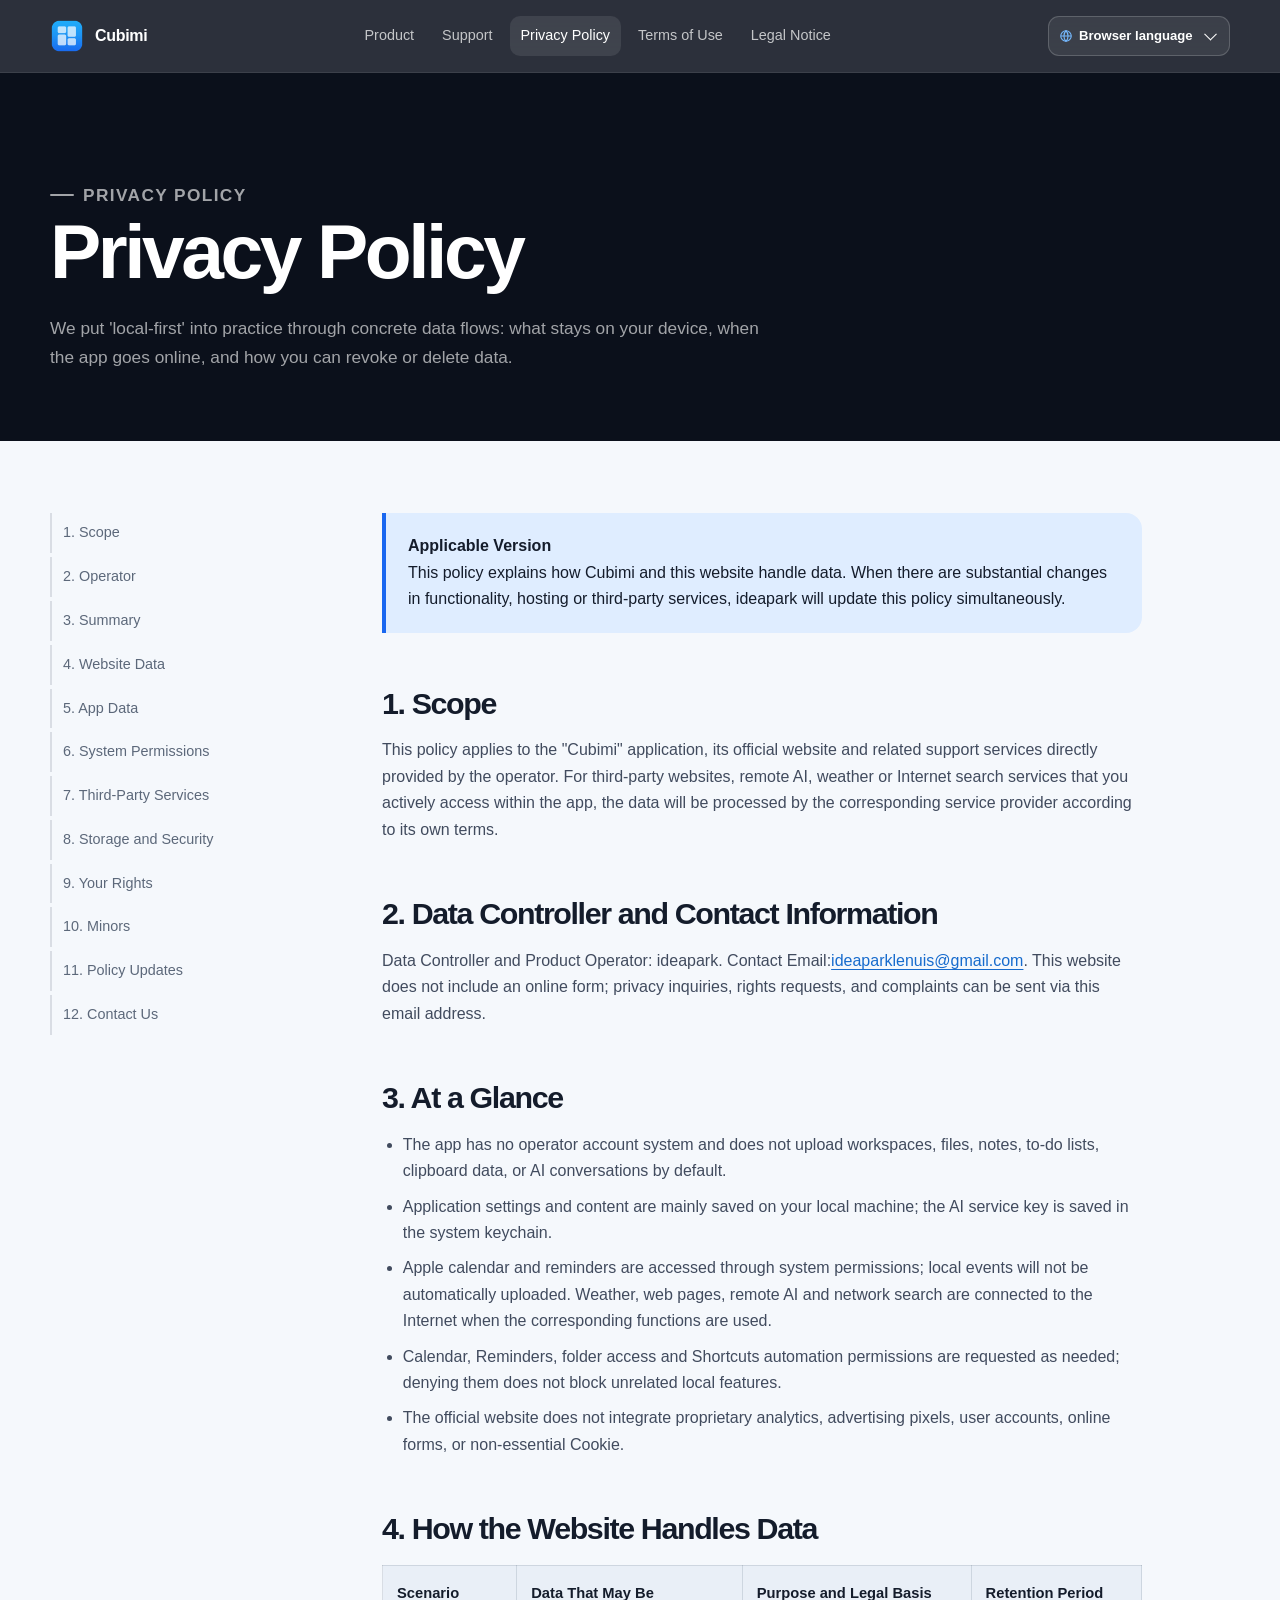
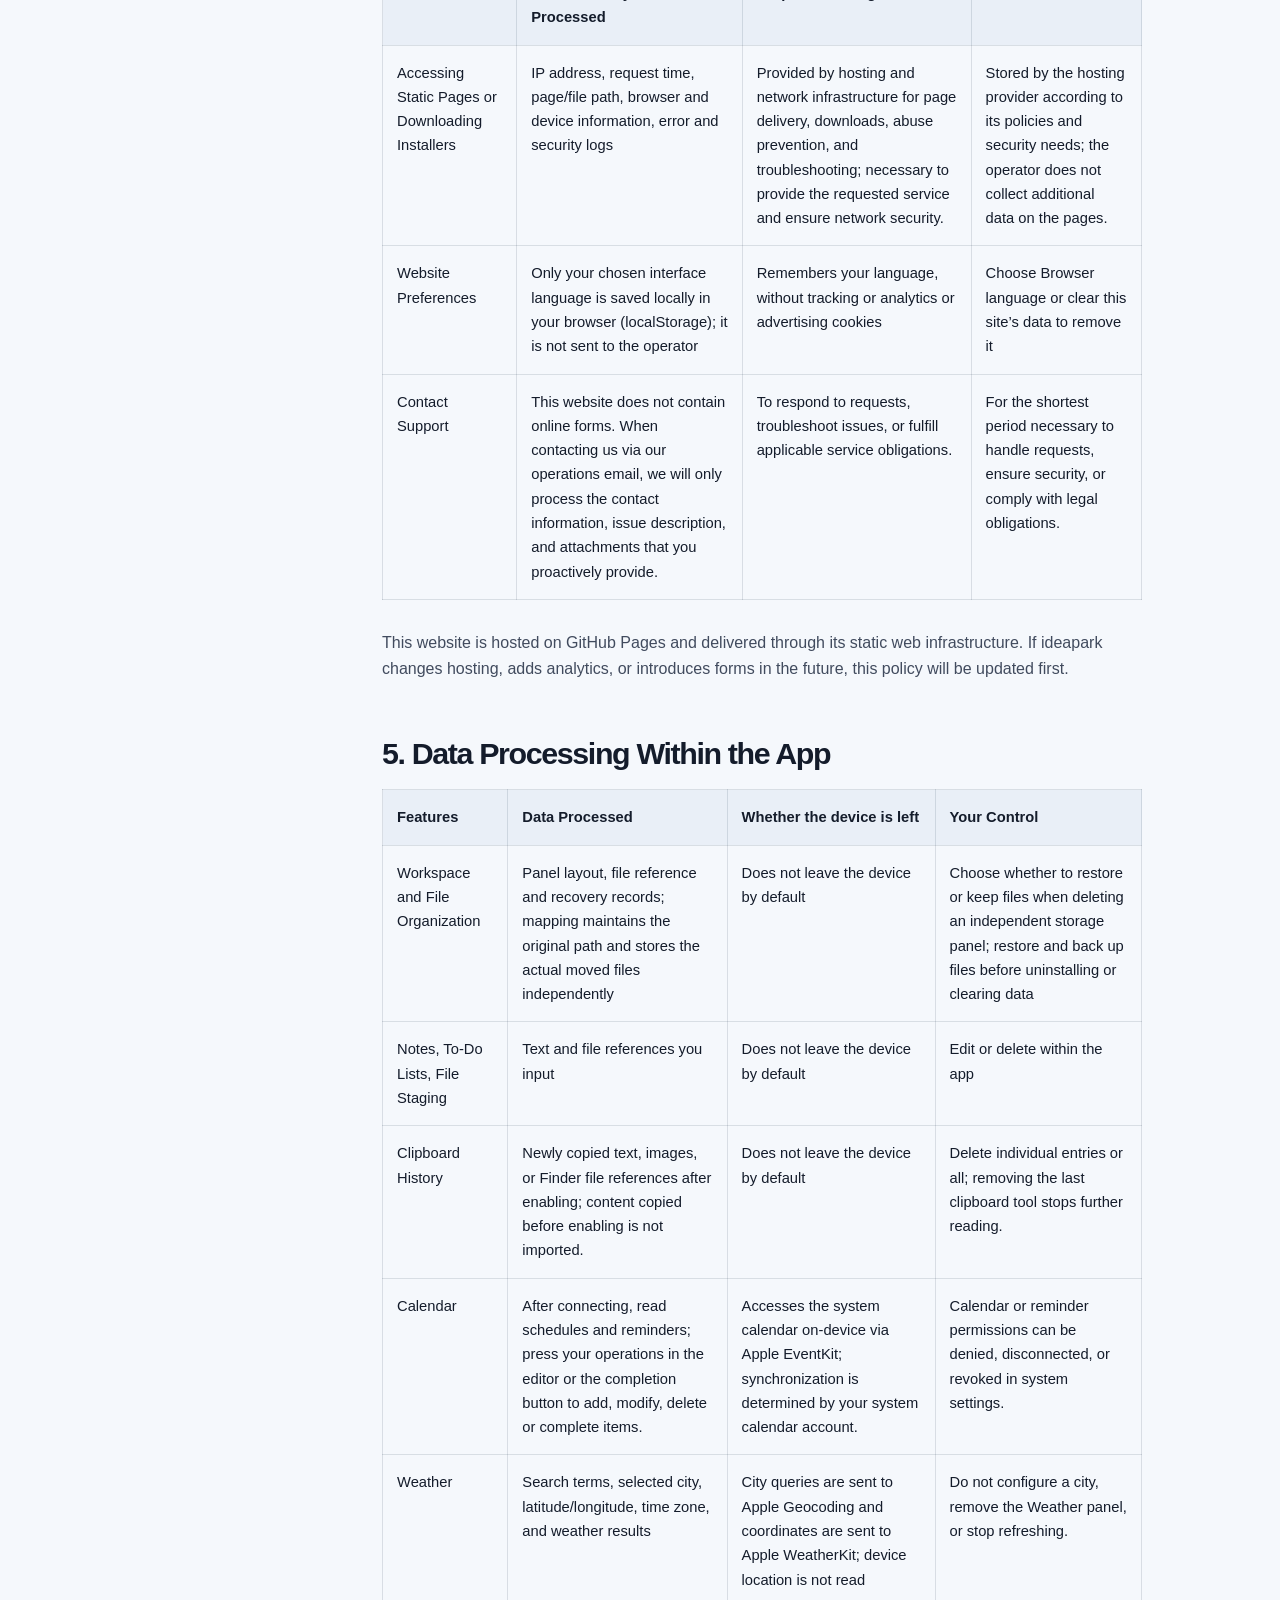
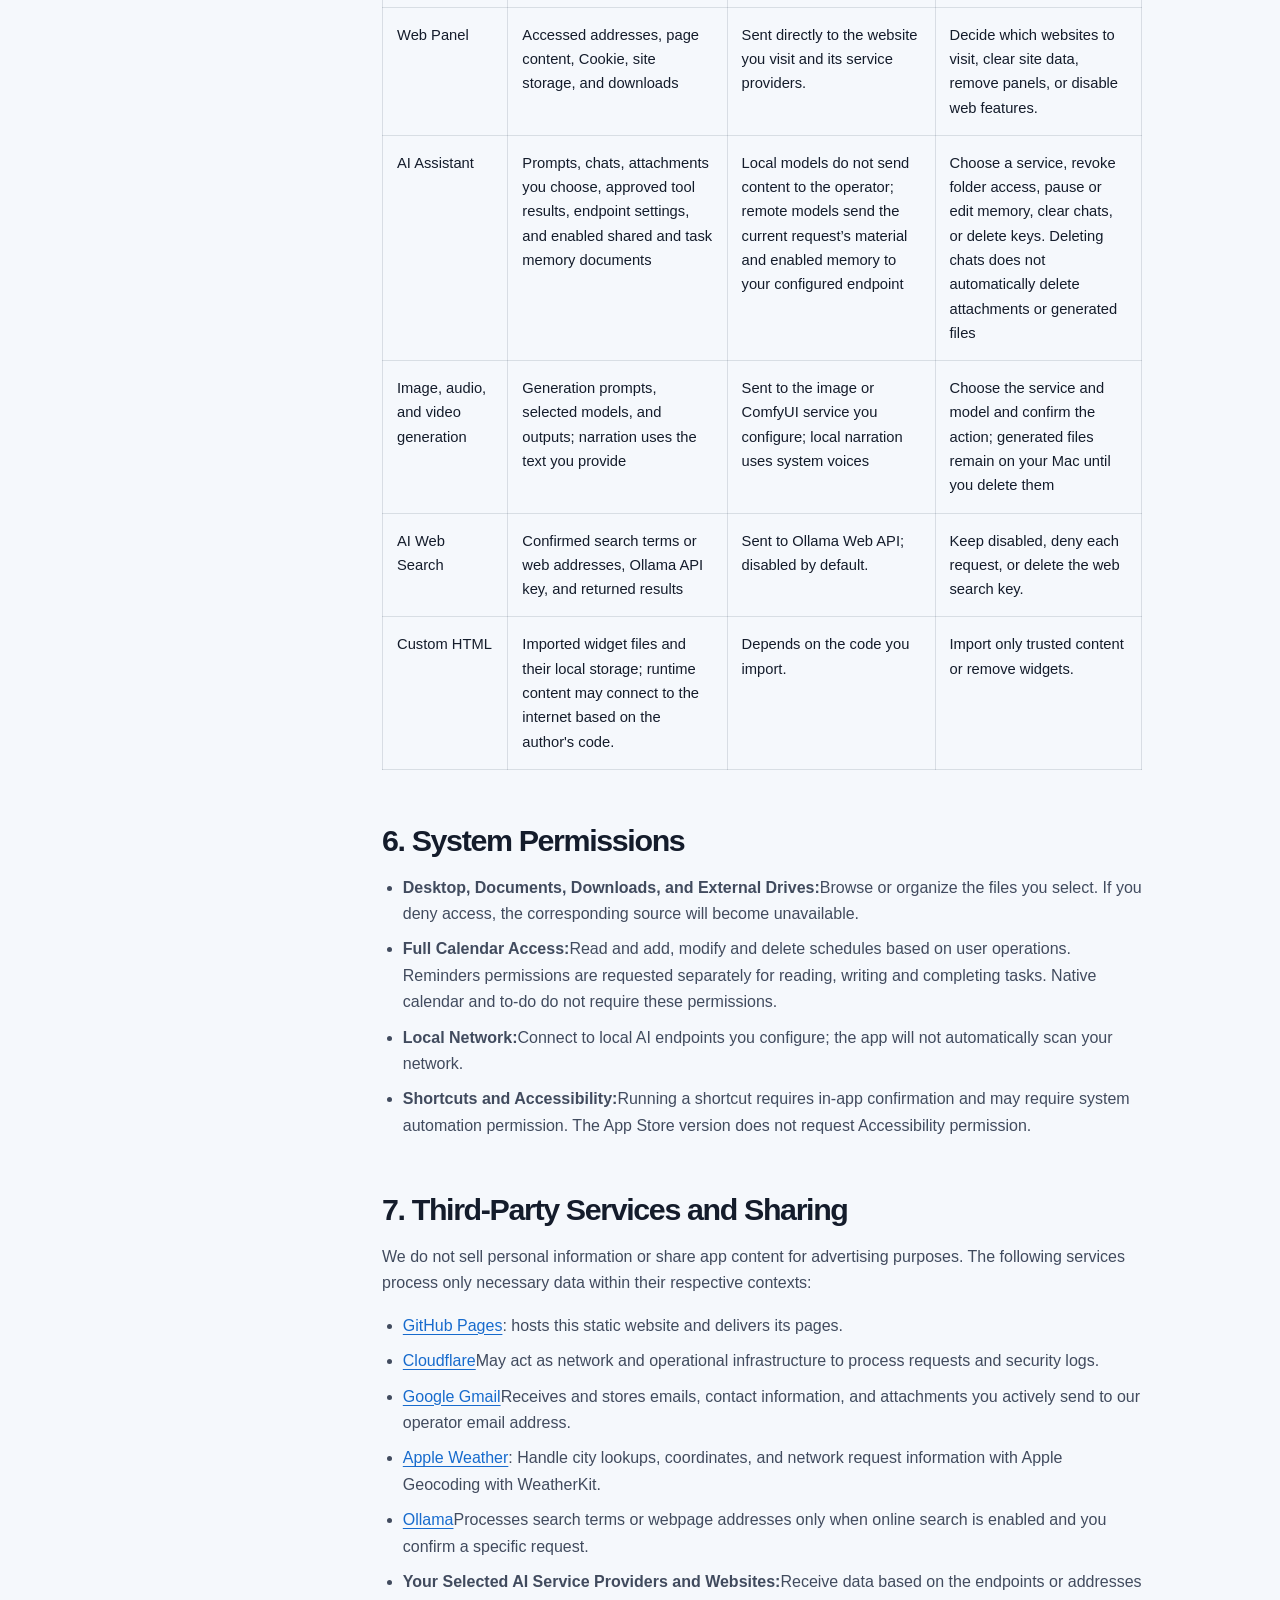
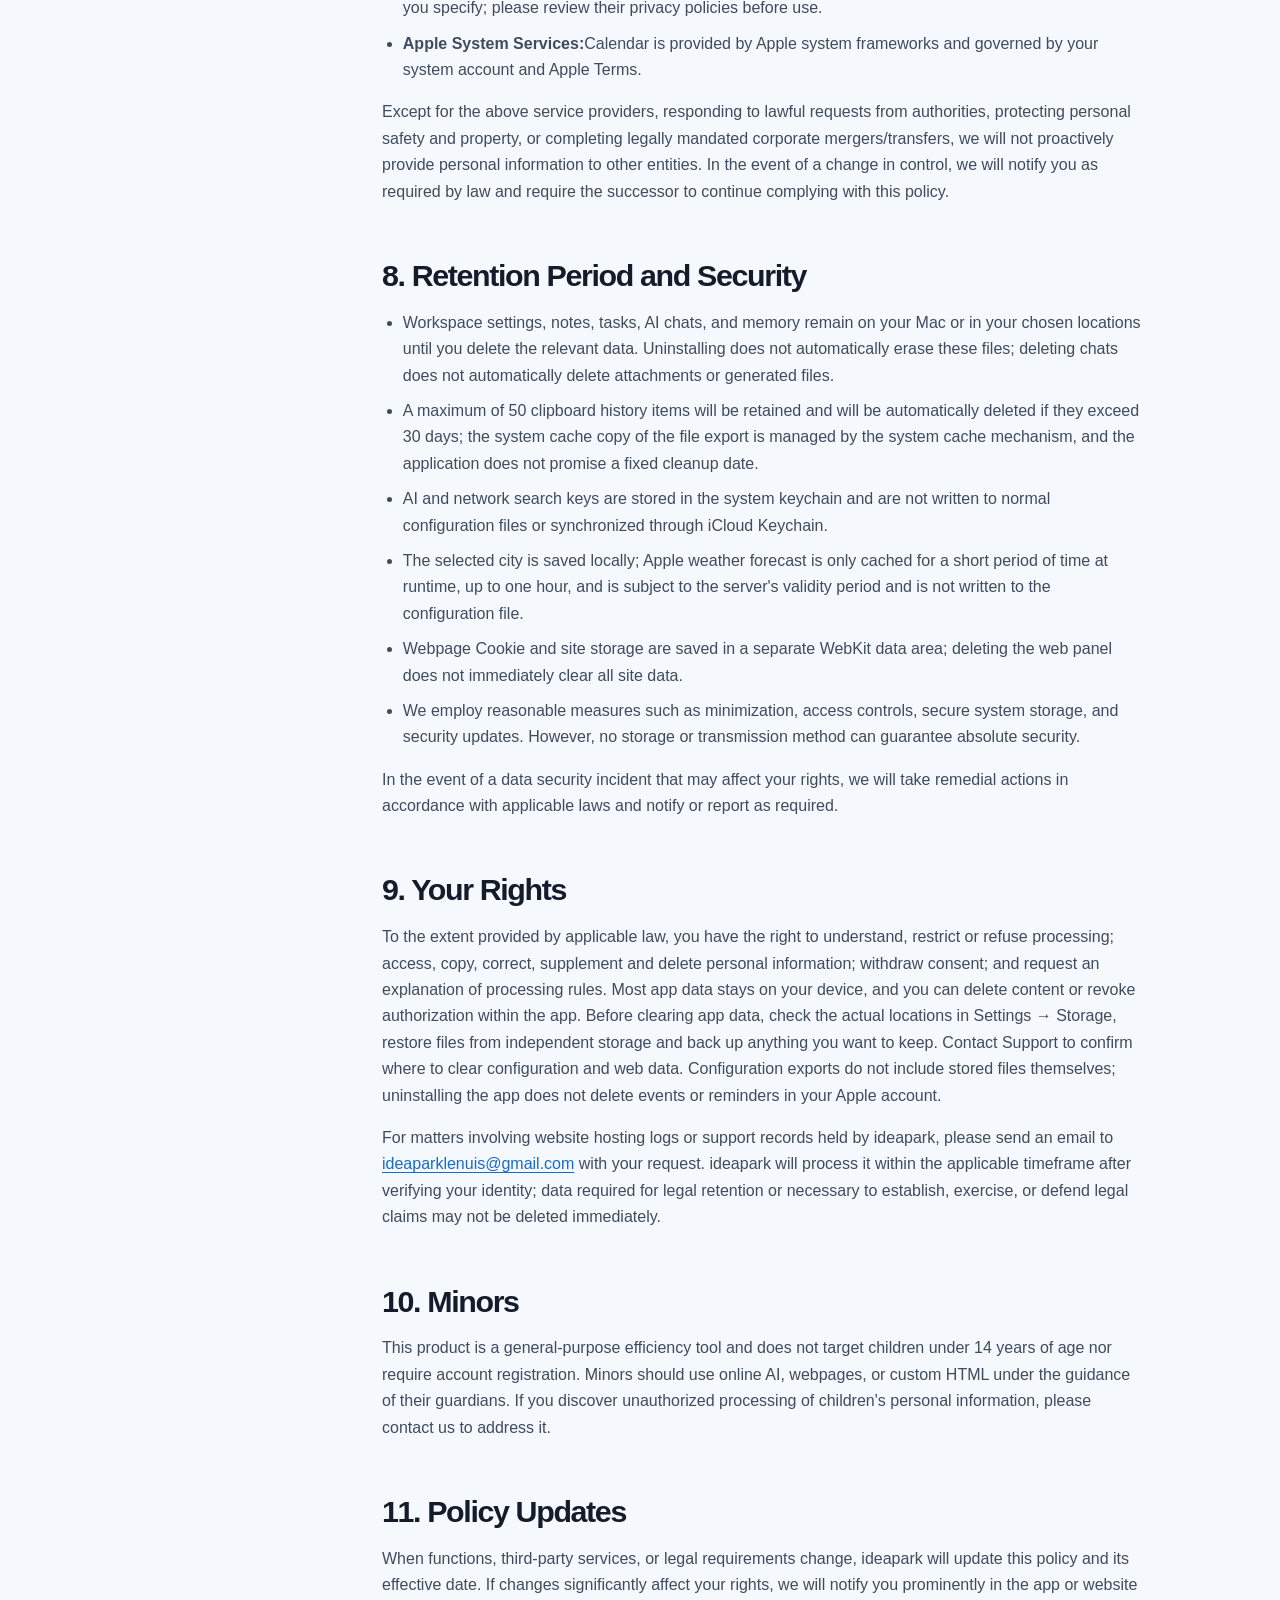
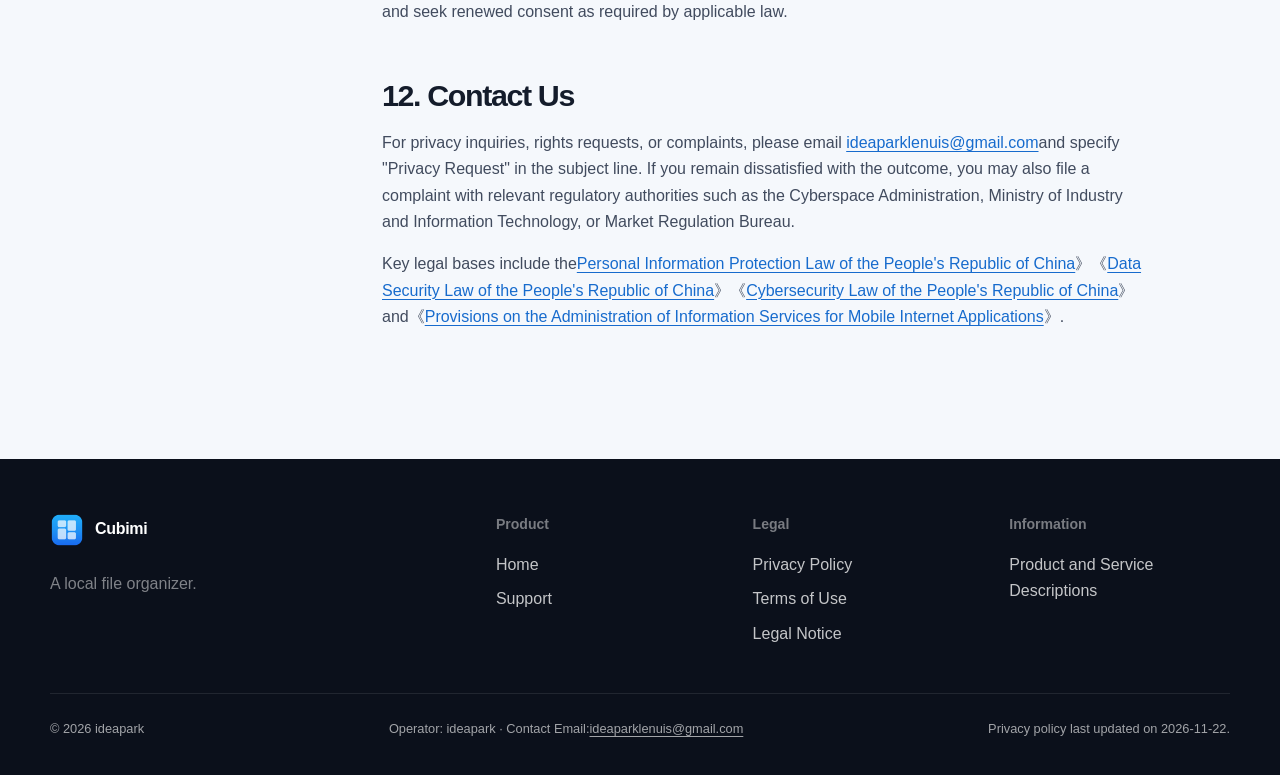
<file: privacy/index.html>
<!doctype html>
<html lang="zh-CN">
<head>
  <meta charset="utf-8"><meta name="robots" content="index,follow">
<meta name="viewport" content="width=device-width,initial-scale=1">
  <title>隐私政策｜Cubimi</title>
  <meta name="description" content="Cubimi隐私政策：说明本地存储、文件与日历权限、剪贴板、天气、网页和可选 AI 的数据处理方式。">
  <meta name="theme-color" content="#0b0d0e"><link rel="canonical" href="https://lenuis.github.io/privacy/">
  <link rel="icon" href="/favicon.svg" type="image/svg+xml"><link rel="stylesheet" href="/assets/site.css?v=task463-20261002">
  <script defer src="/assets/i18n-data.js?v=task471"></script><script defer src="/assets/i18n.js?v=task462-20261002"></script>
</head>
<body>
  <a class="skip-link" href="#main">跳到主要内容</a>
  <header class="site-header"><nav class="nav" aria-label="主导航"><a class="brand" href="/"><img src="/assets/app-icon.png" alt=""><span>Cubimi</span></a><div class="nav-links"><a href="/">产品</a><a href="/support/">支持</a><a aria-current="page" href="/privacy/">隐私政策</a><a href="/terms/">使用条款</a><a href="/legal/">法律声明</a></div></nav></header>
  <main id="main">
    <section class="legal-hero"><div class="shell"><p class="eyebrow">Privacy Policy</p><h1>隐私政策</h1><p>我们把“本地优先”落实到具体的数据流：什么留在本机，什么时候会联网，以及你如何撤回和删除。</p></div></section>
    <div class="shell legal-layout">
      <nav class="toc" aria-label="本页目录">
        <a href="#scope">1. 适用范围</a><a href="#controller">2. 运营者</a><a href="#summary">3. 摘要</a><a href="#website">4. 官网数据</a><a href="#app">5. 应用数据</a><a href="#permissions">6. 系统权限</a><a href="#third-parties">7. 第三方服务</a><a href="#retention">8. 保存与安全</a><a href="#rights">9. 你的权利</a><a href="#children">10. 未成年人</a><a href="#transfer">11. 政策更新</a><a href="#contact">12. 联系我们</a>
      </nav>
      <article class="legal-copy">
        <div class="callout"><strong>适用版本</strong><br>本政策说明 Cubimi 及本网站的数据处理方式。功能、托管或第三方服务发生实质变化时，ideapark 会同步更新本政策。</div>

        <h2 id="scope">1. 适用范围</h2>
        <p>本政策适用于“Cubimi”应用、其官方网站以及由运营者直接提供的相关支持服务。你在应用内主动访问的第三方网站、远程 AI、天气或联网搜索服务，由相应服务商根据其自身条款处理数据。</p>

        <h2 id="controller">2. 个人信息处理者与联系方式</h2>
        <p>个人信息处理者及产品运营者：ideapark。联系邮箱：<a href="mailto:ideaparklenuis@gmail.com">ideaparklenuis@gmail.com</a>。本网站不设置在线表单；隐私问题、权利请求和投诉可通过该邮箱联系。</p>

        <h2 id="summary">3. 一眼看懂</h2>
        <ul>
          <li>应用没有运营者账号系统，不默认上传工作区、文件、便签、待办、剪贴板或 AI 对话。</li>
          <li>应用设置和内容主要保存在你的本机；AI 服务密钥保存在系统钥匙串。</li>
          <li>Apple 日历与提醒事项通过系统权限接入；本机事项不会自动上传。天气、网页、远程 AI 和联网搜索在对应功能使用时联网。</li>
          <li>日历、提醒事项、文件夹和快捷指令自动化权限按需申请；拒绝不会阻止无关的本地功能。</li>
          <li>官网不接入自有统计、广告像素、用户账号、在线表单或非必要 Cookie。</li>
        </ul>

        <h2 id="website">4. 官网如何处理数据</h2>
        <table class="data-table">
          <thead><tr><th>场景</th><th>可能处理的数据</th><th>目的与依据</th><th>保存</th></tr></thead>
          <tbody>
            <tr><td>访问静态页面或下载安装包</td><td>IP 地址、请求时间、页面/文件路径、浏览器与设备信息、错误和安全日志</td><td>由托管和网络基础设施提供页面、下载、防滥用与故障排查；属于提供你所请求服务及保障网络安全所必要</td><td>由托管服务商按其政策和安全需要保存；运营者不在页面中另行采集</td></tr>
            <tr><td>网站偏好</td><td>仅在浏览器本地保存你选择的界面语言（localStorage），不发送给运营者</td><td>记住语言选择，不用于跟踪；不使用分析或广告 Cookie</td><td>选择“跟随浏览器”或清除本站数据即可移除</td></tr>
            <tr><td>联系支持</td><td>本网站没有在线表单；通过运营邮箱联系时，仅处理你主动提供的联系方式、问题描述和附件</td><td>回复请求、排查问题或履行适用的服务义务</td><td>仅在处理请求、保障安全或履行法定义务所需的最短期限内保存</td></tr>
          </tbody>
        </table>
        <p>本网站由 GitHub Pages 托管，并使用其静态页面基础设施交付内容。若以后更换托管、接入统计或新增表单，ideapark 会先更新本政策，并按适用规则完成必要的告知、同意或备案。</p>

        <h2 id="app">5. 应用内的数据处理</h2>
        <table class="data-table">
          <thead><tr><th>功能</th><th>处理的数据</th><th>是否离开设备</th><th>你的控制</th></tr></thead>
          <tbody>
            <tr><td>工作区与文件收纳</td><td>分区布局、文件引用与恢复记录；映射保持原路径，独立存储真实移入文件</td><td>默认不离开设备</td><td>删除独立存储分区时选择恢复或保留；卸载或清除数据前先恢复并备份文件</td></tr>
            <tr><td>便签、待办、文件暂存</td><td>你输入的文字和文件引用</td><td>默认不离开设备</td><td>在应用内编辑或删除</td></tr>
            <tr><td>剪贴板历史</td><td>启用后新复制的文字、图片或 Finder 文件引用；不会导入启用前内容</td><td>默认不离开设备</td><td>删除单条/全部；移除最后一个剪贴板工具即停止继续读取</td></tr>
            <tr><td>日历</td><td>连接后读取日程与提醒事项；按你在编辑器或完成按钮的操作新增、修改、删除或完成事项</td><td>通过 Apple EventKit 在本机访问系统日历；是否同步由你的系统日历账户决定</td><td>可分别拒绝日历或提醒事项权限、断开或在系统设置撤权</td></tr>
            <tr><td>天气</td><td>搜索词、选定城市、经纬度、时区和天气结果</td><td>城市查询发送至 Apple 地理编码，坐标发送至 Apple WeatherKit；不读取设备定位</td><td>不配置城市、移除天气分区或停止刷新</td></tr>
            <tr><td>网页分区</td><td>访问地址、页面内容、Cookie、站点存储和下载</td><td>直接发送至你访问的网站及其服务商</td><td>决定访问的网站、清理站点数据、移除分区或不使用网页功能</td></tr>
            <tr><td>AI 助手</td><td>提示词、对话、主动引用的附件、获批工具结果、端点配置，以及启用的共享和任务记忆文档</td><td>本地模型不发送给运营者；远程模型会将本轮资料与启用的记忆发送到你配置的端点</td><td>选择服务、移除文件夹授权、暂停或编辑记忆、清空对话或删除密钥；删除对话不会自动删除附件和生成文件</td></tr>
            <tr><td>图片、音频与视频生成</td><td>生成提示词、所选模型与生成结果；旁白使用你提供的文本</td><td>发送到你配置的图片或 ComfyUI 服务；本机旁白使用系统语音</td><td>自行选择服务和模型，确认后执行；生成文件在本机保留至你删除</td></tr>
            <tr><td>AI 联网搜索</td><td>确认后的搜索词或网页地址、Ollama API 密钥、返回结果</td><td>发送至 Ollama Web API；默认关闭</td><td>保持关闭、拒绝每次请求或删除联网密钥</td></tr>
            <tr><td>自定义 HTML</td><td>导入的小工具文件及其本地存储；运行内容可能按作者代码联网</td><td>取决于你导入的代码</td><td>仅导入可信内容、移除小工具</td></tr>
          </tbody>
        </table>
        <h2 id="permissions">6. 系统权限</h2>
        <ul>
          <li><strong>桌面、文稿、下载和外接磁盘：</strong>浏览或收纳你选择的文件。拒绝后，对应来源不可用。</li>
          <li><strong>日历完全访问：</strong>读取及按用户操作增改删日程。提醒事项权限单独请求，用于读写和完成任务。本机日历与待办无需这些权限。</li>
          <li><strong>本地网络：</strong>连接你配置的本地 AI 端点；应用不会自动扫描局域网。</li>
          <li><strong>快捷指令与辅助功能：</strong>运行快捷指令前需要应用内确认，并可能请求系统自动化授权。App Store 版本不申请辅助功能权限。</li>
        </ul>

        <h2 id="third-parties">7. 第三方服务与共享</h2>
        <p>运营者不出售个人信息，也不为广告目的共享应用内容。以下服务仅在相应场景中处理必要数据：</p>
        <ul>
          <li><a href="https://docs.github.com/en/site-policy/privacy-policies/github-general-privacy-statement" rel="noreferrer">GitHub Pages</a>：托管本静态网站并交付页面。</li>
          <li><a href="https://www.cloudflare.com/privacypolicy/" rel="noreferrer">Cloudflare</a>：可能作为网络与运行基础设施处理请求和安全日志。</li>
          <li><a href="https://policies.google.com/privacy" rel="noreferrer">Google Gmail</a>：接收和保存你主动发送给运营邮箱的邮件、联系信息及附件。</li>
          <li><a href="https://developer.apple.com/weatherkit/" rel="noreferrer">Apple Weather</a>：通过 Apple 地理编码与 WeatherKit 处理城市查询、坐标和网络请求信息。</li>
          <li><a href="https://ollama.com/privacy" rel="noreferrer">Ollama</a>：只有在你开启联网搜索并确认具体请求后，处理搜索词或网页地址。</li>
          <li><strong>你选择的 AI 服务商与网站：</strong>按你填写的端点或访问的地址接收数据；请在使用前查看对方隐私政策。</li>
          <li><strong>Apple 系统服务：</strong>日历由 Apple 系统框架提供，并受你的系统账号和 Apple 条款控制。</li>
        </ul>
        <p>除上述服务商、依法响应有权机关、保护人身财产安全或完成企业依法合并/转让外，运营者不会主动向其他主体提供个人信息。若发生控制权变更，将依法告知并要求承接方继续遵守本政策。</p>

        <h2 id="retention">8. 保存期限与安全</h2>
        <ul>
          <li>工作区配置、便签、待办、AI 对话和记忆保留在本机或你选择的位置，直至你删除对应数据。卸载应用不会自动清除这些文件；删除对话也不会自动删除附件和生成文件。</li>
          <li>剪贴板历史最多保留 50 条，超过 30 天自动删除；文件导出的系统缓存副本由系统缓存机制管理，应用不承诺固定清理日期。</li>
          <li>AI 和联网搜索密钥存于系统钥匙串，不写入普通配置文件，也不通过 iCloud 钥匙串同步。</li>
          <li>选定城市保存在本机；Apple 天气预报只在运行时短期缓存，最多一小时，并受服务端有效期限制，不写入配置文件。</li>
          <li>网页 Cookie 和站点存储由独立 WebKit 数据区保存；仅删除网页分区当前不等于立即清除全部站点数据。</li>
          <li>运营者采用最小化、访问控制、系统安全存储和安全更新等合理措施，但没有任何存储或传输方式能保证绝对安全。</li>
        </ul>
        <p>若发生可能影响你权益的数据安全事件，运营者将依据适用法律采取补救措施并进行通知或报告。</p>

        <h2 id="rights">9. 你的权利</h2>
        <p>在适用法律规定范围内，你有权了解、限制或拒绝处理，查阅、复制、更正、补充和删除个人信息，撤回同意，并要求解释处理规则。多数应用数据只在你的设备上，可在应用内删除内容或移除授权。清理应用数据前，请先在“设置 → 存储”中核对实际位置，恢复独立存储中的文件并备份需要保留的内容；配置目录及网页数据区的清理位置请联系支持确认。配置导出不包含收纳的文件实体；卸载应用不会删除 Apple 账号中的日程和提醒事项。</p>
        <p>涉及网站托管日志或 ideapark 持有的支持记录，请发送邮件至 <a href="mailto:ideaparklenuis@gmail.com">ideaparklenuis@gmail.com</a> 提出请求。ideapark 会在必要的身份核验后于适用期限内处理；法律要求保留或为建立、行使、抗辩法律请求所必要的数据可能暂不删除。</p>

        <h2 id="children">10. 未成年人</h2>
        <p>本产品是通用效率工具，不以不满 14 周岁的儿童为目标，也不要求注册账号。未成年人应在监护人指导下使用联网 AI、网页或自定义 HTML；如发现未经适当授权处理儿童个人信息，请联系运营者处理。</p>

        <h2 id="transfer">11. 政策更新</h2>
        <p>功能、第三方服务或法律要求发生变化时，ideapark 会更新本政策和生效日期。若变化对你的权益有重大影响，将在应用或网站的显著位置提示，并在适用法律要求时重新取得同意。</p>

        <h2 id="contact">12. 联系我们</h2>
        <p>隐私问题、权利请求与投诉请发送邮件至 <a href="mailto:ideaparklenuis@gmail.com">ideaparklenuis@gmail.com</a>，并注明“隐私请求”。如对处理结果仍有异议，你也可以向有管辖权的网信、工信、市场监管等主管部门投诉。</p>
        <p>主要依据包括《<a href="https://www.npc.gov.cn/WZWSREL25wYy9jMi9jMzA4MzQvMjAyMTA4L3QyMDIxMDgyMF8zMTMwODguaHRtbD9yZWY9aW1i" rel="noreferrer">中华人民共和国个人信息保护法</a>》《<a href="https://www.npc.gov.cn/npc/c2/c30834/202106/t20210610_311888.html" rel="noreferrer">中华人民共和国数据安全法</a>》《<a href="https://www.cac.gov.cn/2025-12/29/c_1768735112911946.htm" rel="noreferrer">中华人民共和国网络安全法</a>》和《<a href="https://www.cac.gov.cn/2022-06/14/c_1656821626455324.htm" rel="noreferrer">移动互联网应用程序信息服务管理规定</a>》。</p>
      </article>
    </div>
  </main>
  <footer class="site-footer"><div class="shell"><div class="footer-grid"><div class="footer-brand"><a class="brand" href="/"><img src="/assets/app-icon.png" alt=""><span>Cubimi</span></a><p>一款本地文件收纳器。</p></div><div class="footer-col"><strong>产品</strong><a href="/">首页</a><a href="/support/">支持</a></div><div class="footer-col"><strong>法律</strong><a href="/privacy/">隐私政策</a><a href="/terms/">使用条款</a><a href="/legal/">法律声明</a></div><div class="footer-col"><strong>信息</strong><a href="/legal/#product-service">产品与服务说明</a></div></div><div class="footer-bottom"><span>© 2026 ideapark</span><span>运营者：ideapark · 联系邮箱：<a href="mailto:ideaparklenuis@gmail.com">ideaparklenuis@gmail.com</a></span><span>隐私政策最后更新于 2026-11-22。</span></div></div></footer>
</body>
</html>
</file>
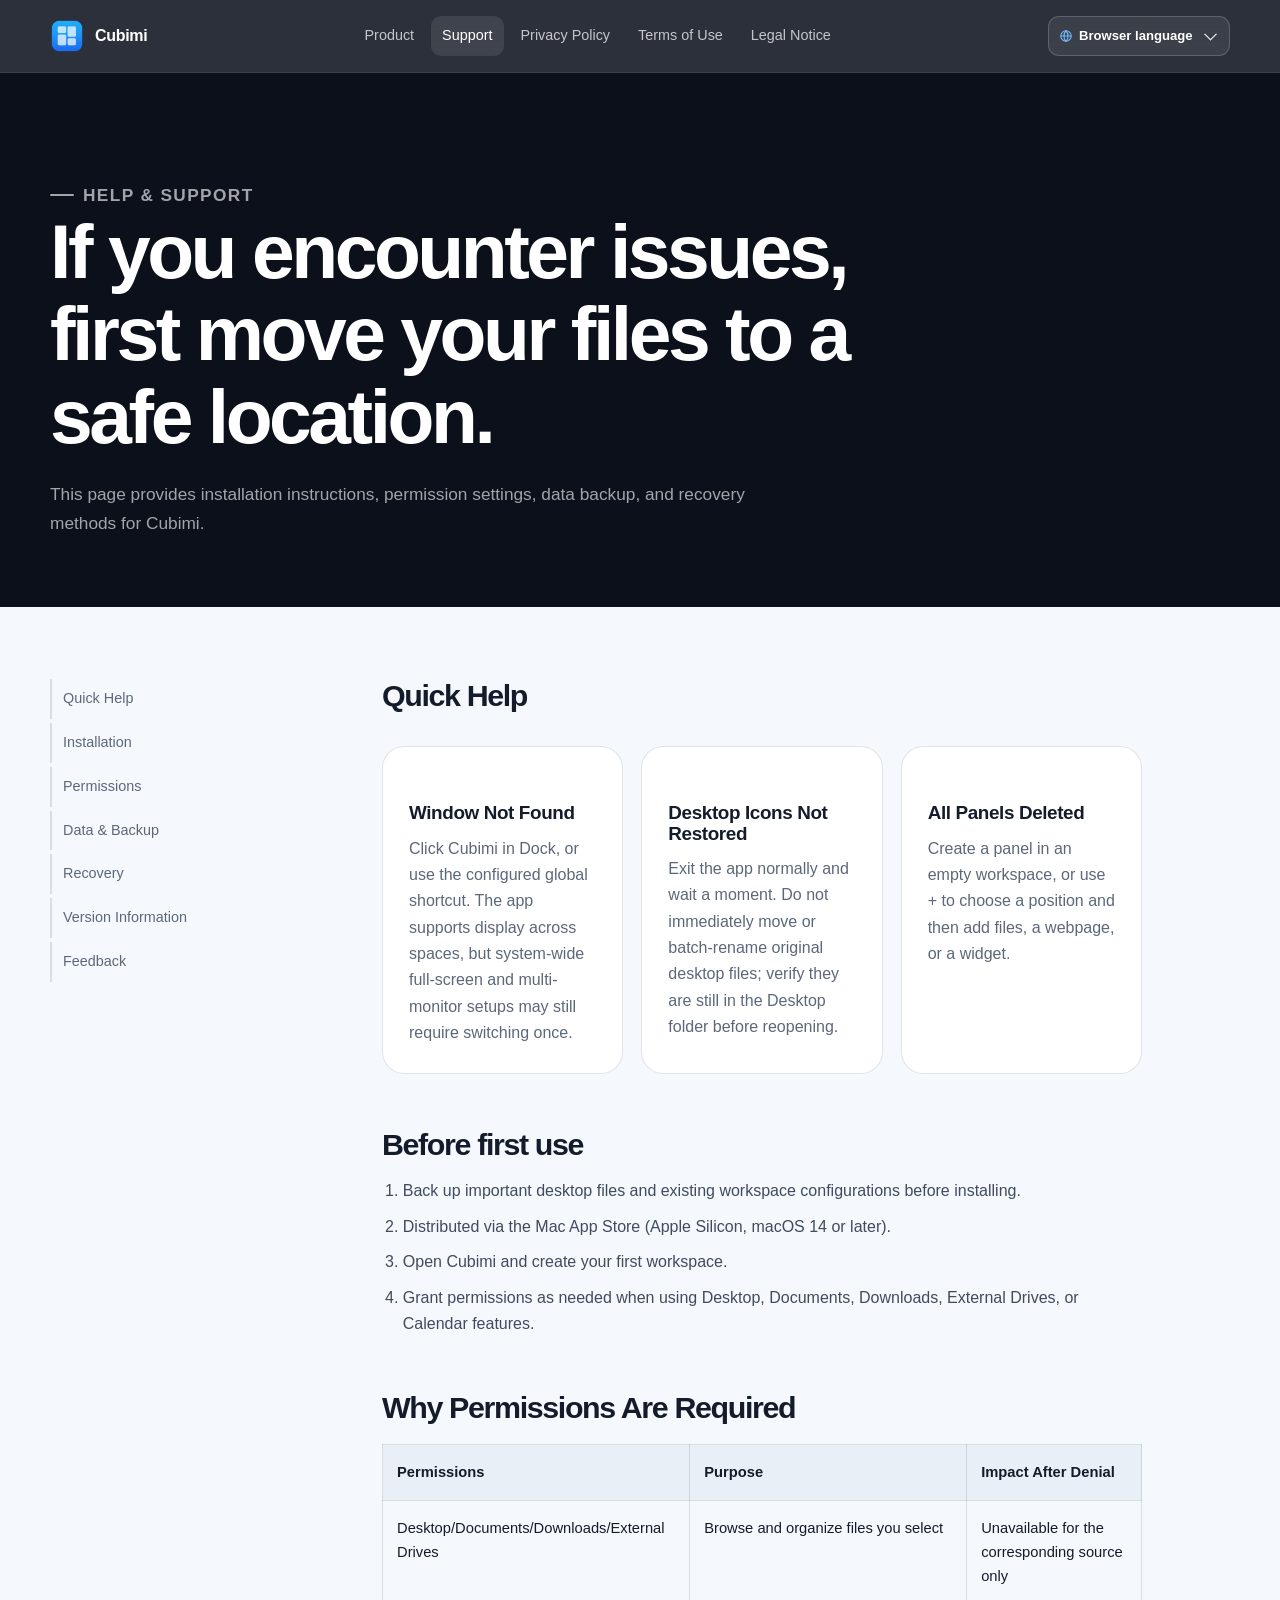
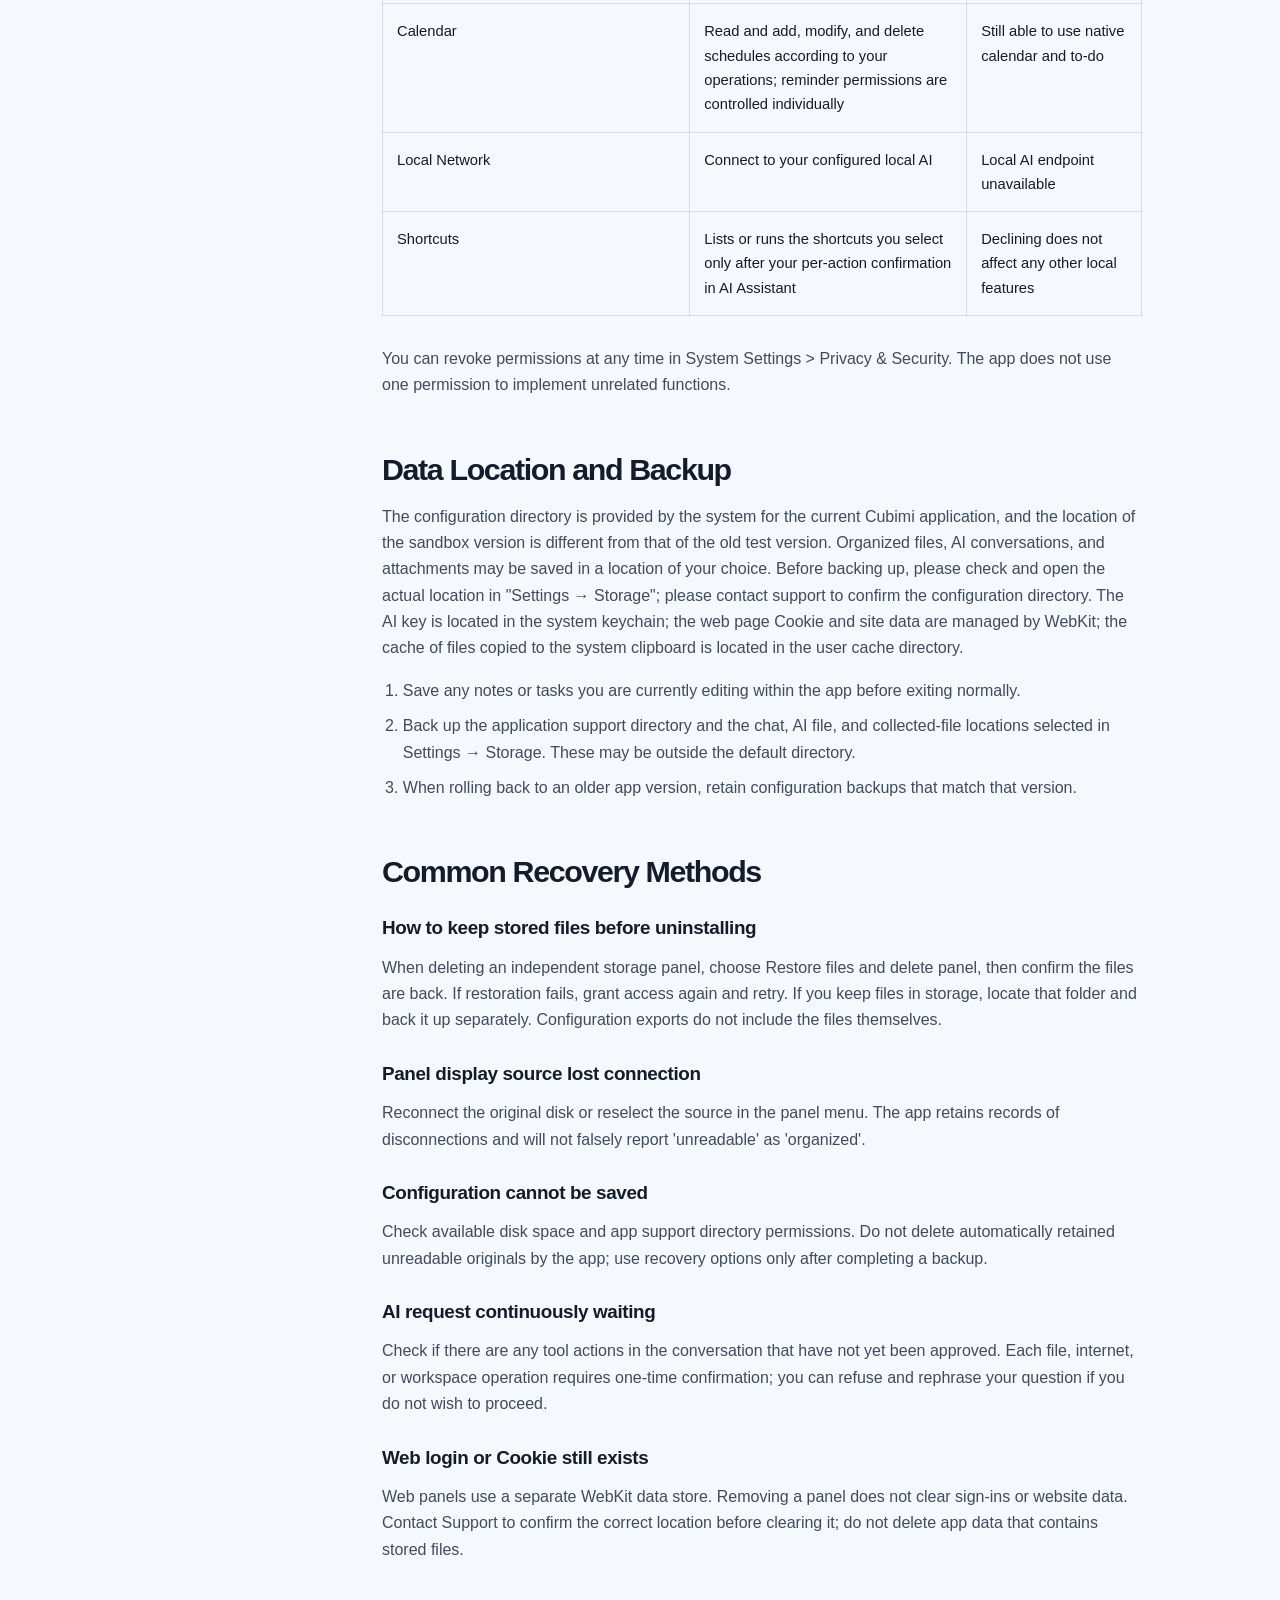
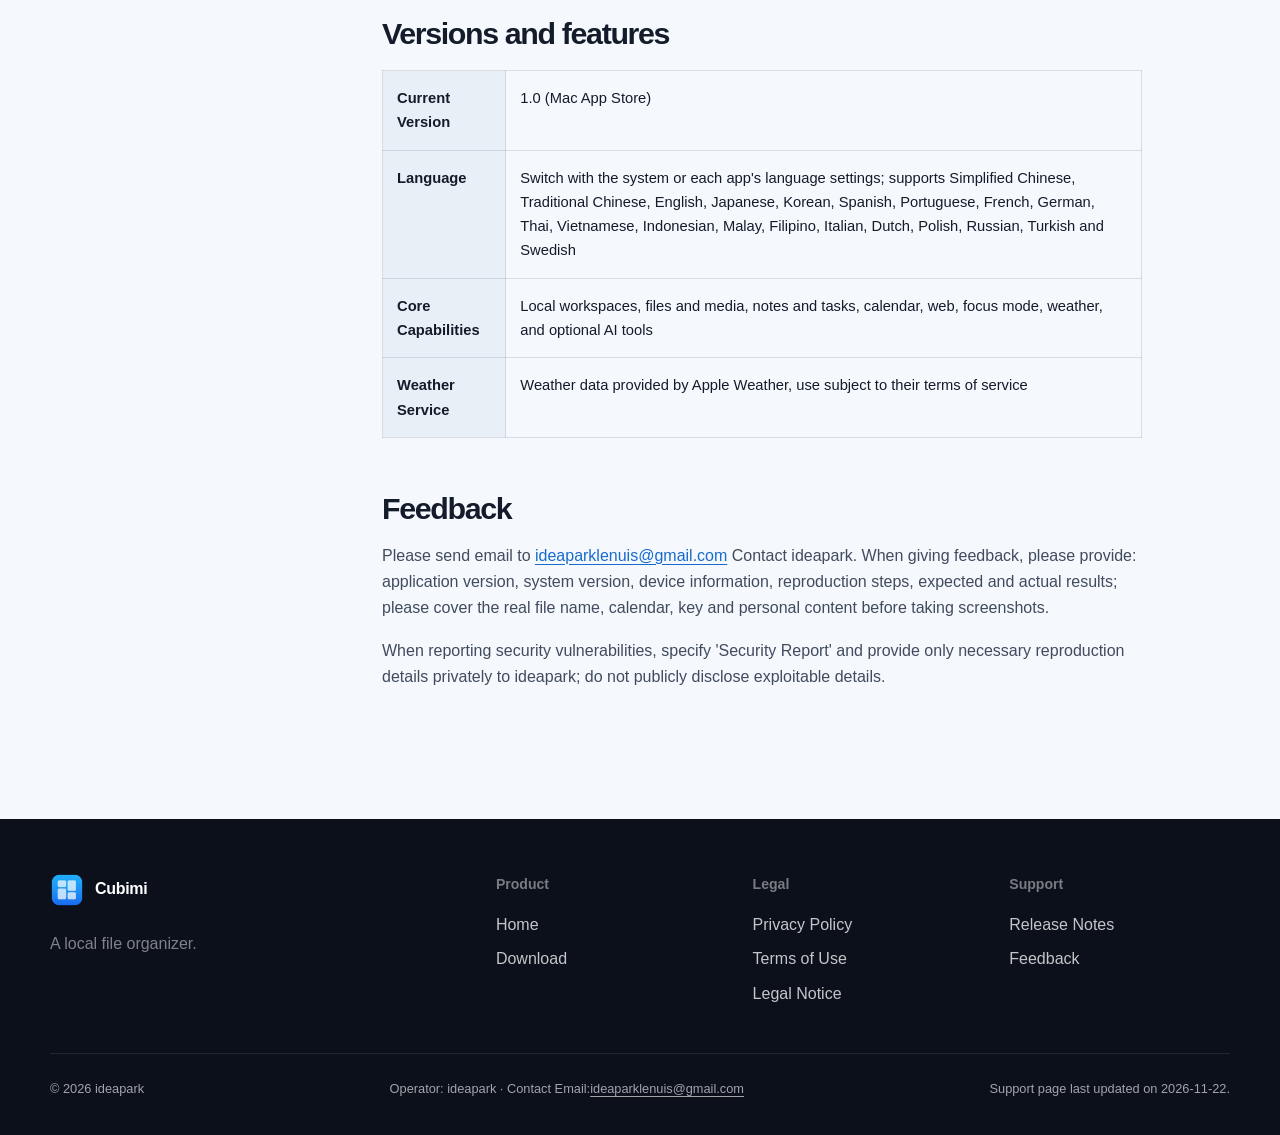
<file: support/index.html>
<!doctype html>
<html lang="zh-CN">
<head>
  <meta charset="utf-8"><meta name="robots" content="index,follow">
<meta name="viewport" content="width=device-width,initial-scale=1">
  <title>帮助与支持｜Cubimi</title>
  <meta name="description" content="Cubimi安装、权限、数据位置、故障恢复和版本说明。">
  <meta name="theme-color" content="#0b0d0e"><link rel="canonical" href="https://lenuis.github.io/support/">
  <link rel="icon" href="/favicon.svg" type="image/svg+xml"><link rel="stylesheet" href="/assets/site.css?v=task463-20261002">
  <script defer src="/assets/i18n-data.js?v=task471"></script><script defer src="/assets/i18n.js?v=task462-20261002"></script>
</head>
<body>
  <a class="skip-link" href="#main">跳到主要内容</a>
  <header class="site-header"><nav class="nav" aria-label="主导航"><a class="brand" href="/"><img src="/assets/app-icon.png" alt=""><span>Cubimi</span></a><div class="nav-links"><a href="/">产品</a><a aria-current="page" href="/support/">支持</a><a href="/privacy/">隐私政策</a><a href="/terms/">使用条款</a><a href="/legal/">法律声明</a></div></nav></header>
  <main id="main">
    <section class="legal-hero"><div class="shell"><p class="eyebrow">Help &amp; Support</p><h1>遇到问题，先把文件放在安全的位置。</h1><p>这里提供Cubimi的安装、权限、数据备份和恢复方法。</p></div></section>
    <div class="shell legal-layout">
      <nav class="toc" aria-label="本页目录"><a href="#quick-help">快速帮助</a><a href="#install">安装</a><a href="#permissions">权限</a><a href="#data">数据与备份</a><a href="#recovery">故障恢复</a><a href="#release">版本信息</a><a href="#report">反馈问题</a></nav>
      <article class="legal-copy">
        <h2 id="quick-help">快速帮助</h2>
        <div class="support-grid">
          <div class="support-card"><h3>窗口找不到</h3><p>点击 Dock 中的Cubimi，或使用已设置的全局快捷键。应用支持跨空间显示，但系统全屏和多显示器仍可能需要切换一次。</p></div>
          <div class="support-card"><h3>桌面图标未恢复</h3><p>先正常退出应用并等待片刻。不要立即移动或批量改名原桌面文件；确认文件仍在桌面目录后再重新打开。</p></div>
          <div class="support-card"><h3>分区全删了</h3><p>空白工作区可以新建分区；也可点击“＋”选择位置，再选择文件、网页或小工具内容。</p></div>
        </div>

        <h2 id="install">首次使用前</h2>
        <ol>
          <li>安装前备份重要桌面文件和现有工作台配置。</li>
          <li>正式版本通过 Mac App Store 分发（支持 Apple Silicon 与 macOS 14+）。</li>
          <li>打开Cubimi并创建第一个工作区。</li>
          <li>使用桌面、文稿、下载、外接盘或日历功能时，按需授予对应权限。</li>
        </ol>

        <h2 id="permissions">权限为什么需要</h2>
        <table class="data-table"><thead><tr><th>权限</th><th>用途</th><th>拒绝后的影响</th></tr></thead><tbody>
          <tr><td>桌面/文稿/下载/外接盘</td><td>浏览和收纳你选择的文件</td><td>仅对应来源不可用</td></tr>
          <tr><td>日历</td><td>读取并按你的操作增改删日程；提醒事项权限单独控制</td><td>仍可使用本机日历和待办</td></tr>
          <tr><td>本地网络</td><td>连接你配置的本地 AI</td><td>本地 AI 端点不可用</td></tr>
          <tr><td>快捷指令</td><td>仅在你于 AI 助手中逐次确认后，列出或运行你选择的快捷指令</td><td>不授权不影响其他全部本地功能</td></tr>
        </tbody></table>
        <p>你可以随时在“系统设置 → 隐私与安全性”中撤回权限。应用不会用一项权限去实现不相关的功能。</p>

        <h2 id="data">数据位置与备份</h2>
        <p><span>配置目录由系统为当前 Cubimi 应用提供，沙盒版与旧测试版的位置不同。收纳文件、AI 对话和附件可能保存在自选位置。备份前，请在“设置 → 存储”中核对并打开实际位置；配置目录请联系支持确认</span>。AI 密钥位于系统钥匙串；网页 Cookie 和站点数据由 WebKit 管理；已复制到系统剪贴板的文件缓存位于用户缓存目录。</p>
        <ol>
          <li>先在应用内保存正在编辑的便签或待办并正常退出。</li>
          <li>备份应用支持目录，并另外备份“设置 → 存储”中选择的对话、AI 文件与收纳文件目录；这些位置可能不在默认目录内。</li>
          <li>需要回退应用版本时，同时保留与该版本匹配的配置备份。</li>
        </ol>

        <h2 id="recovery">常见恢复方式</h2>
        <h3>卸载前如何保留收纳文件</h3><p>删除独立存储分区时选择“恢复到原位置并删除”，核对文件确已恢复；失败时重新授权后重试。若选择保留文件，先找到收纳目录并独立备份。配置导出不包含文件实体。</p><h3>分区显示来源失联</h3><p>重新连接原磁盘或在分区菜单中重新选择来源。应用会保留失联记录，不会把“读不到”冒充“整理完成”。</p>
        <h3>配置无法保存</h3><p>检查磁盘剩余空间和应用支持目录权限。不要删除应用自动保留的不可读原件；完成备份后再使用恢复入口。</p>
        <h3>AI 请求一直等待</h3><p>查看对话中是否有尚未批准的工具动作。每个文件、联网或工作台操作均需一次性确认；不想执行时可以拒绝并重新提问。</p>
        <h3>网页登录或 Cookie 仍存在</h3><p>网页分区使用独立 WebKit 数据区。删除分区不等于清除登录与站点数据；彻底清理前请先联系支持确认位置，不要直接删除包含收纳文件的应用数据。</p>

        <h2 id="release">版本与功能</h2>
        <table class="data-table"><tbody>
          <tr><th>当前版本</th><td>1.0（Mac App Store 版）</td></tr>
          <tr><th>语言</th><td>随系统或每个 App 的语言设置切换；支持简体中文、繁体中文、英文、日语、韩语、西班牙语、葡萄牙语、法语、德语、泰语、越南语、印尼语、马来语、菲律宾语、意大利语、荷兰语、波兰语、俄语、土耳其语和瑞典语</td></tr>
          <tr><th>主要能力</th><td>本地工作区、文件与媒体、便签待办、日历、网页、专注、天气和可选 AI 工具</td></tr>
          <tr><th>天气服务</th><td>天气数据由 Apple Weather 提供，使用受其服务条款约束</td></tr>
        </tbody></table>

        <h2 id="report">反馈问题</h2>
        <p>请发送邮件至 <a href="mailto:ideaparklenuis@gmail.com">ideaparklenuis@gmail.com</a> 联系 ideapark。反馈时请提供：应用版本、系统版本、设备信息、复现步骤、预期与实际结果；截图前请遮盖真实文件名、日历、密钥和个人内容。</p>
        <p>报告安全漏洞时请注明“安全报告”，仅向 ideapark 私下提供必要的复现信息，不要公开披露可利用细节。</p>
      </article>
    </div>
  </main>
  <footer class="site-footer"><div class="shell"><div class="footer-grid"><div class="footer-brand"><a class="brand" href="/"><img src="/assets/app-icon.png" alt=""><span>Cubimi</span></a><p>一款本地文件收纳器。</p></div><div class="footer-col"><strong>产品</strong><a href="/">首页</a><a href="/#download">下载</a></div><div class="footer-col"><strong>法律</strong><a href="/privacy/">隐私政策</a><a href="/terms/">使用条款</a><a href="/legal/">法律声明</a></div><div class="footer-col"><strong>支持</strong><a href="#release">版本说明</a><a href="#report">反馈问题</a></div></div><div class="footer-bottom"><span>© 2026 ideapark</span><span>运营者：ideapark · 联系邮箱：<a href="mailto:ideaparklenuis@gmail.com">ideaparklenuis@gmail.com</a></span><span>支持页面最后更新于 2026-11-22。</span></div></div></footer>
</body>
</html>
</file>
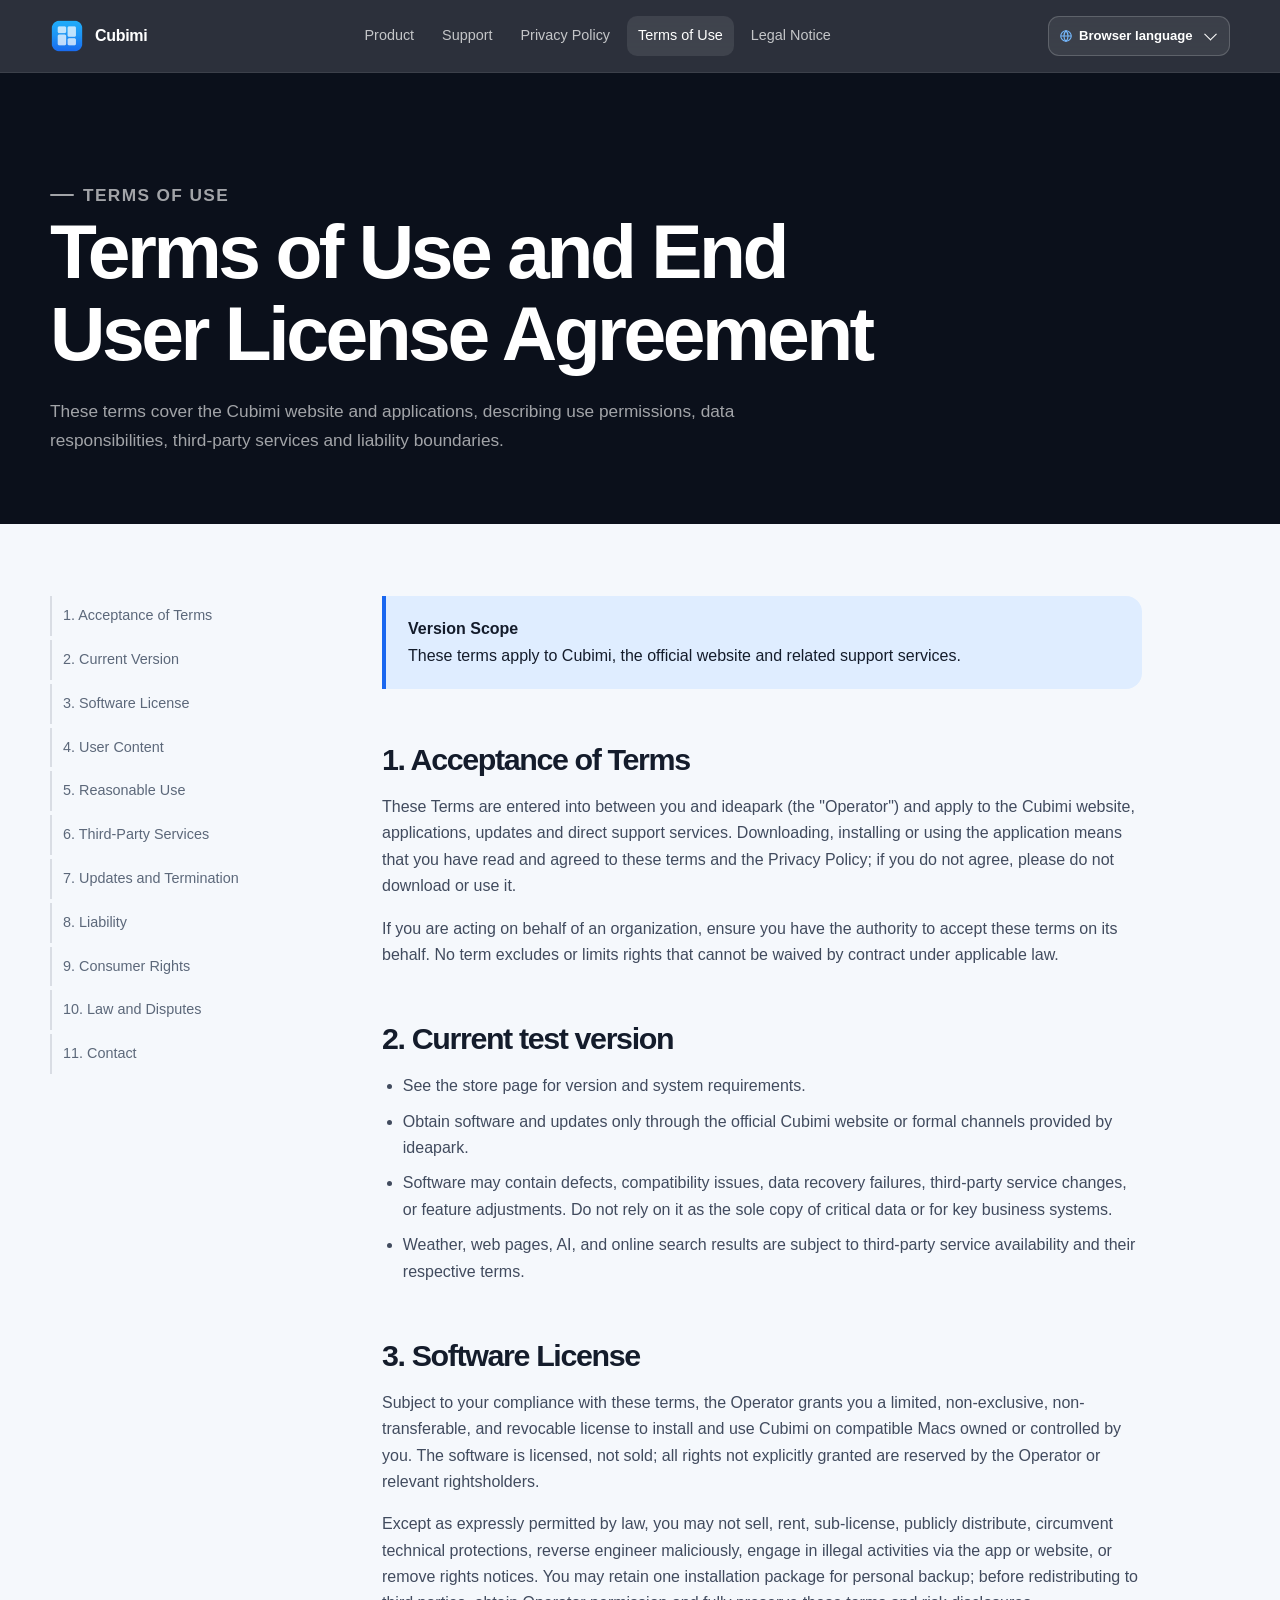
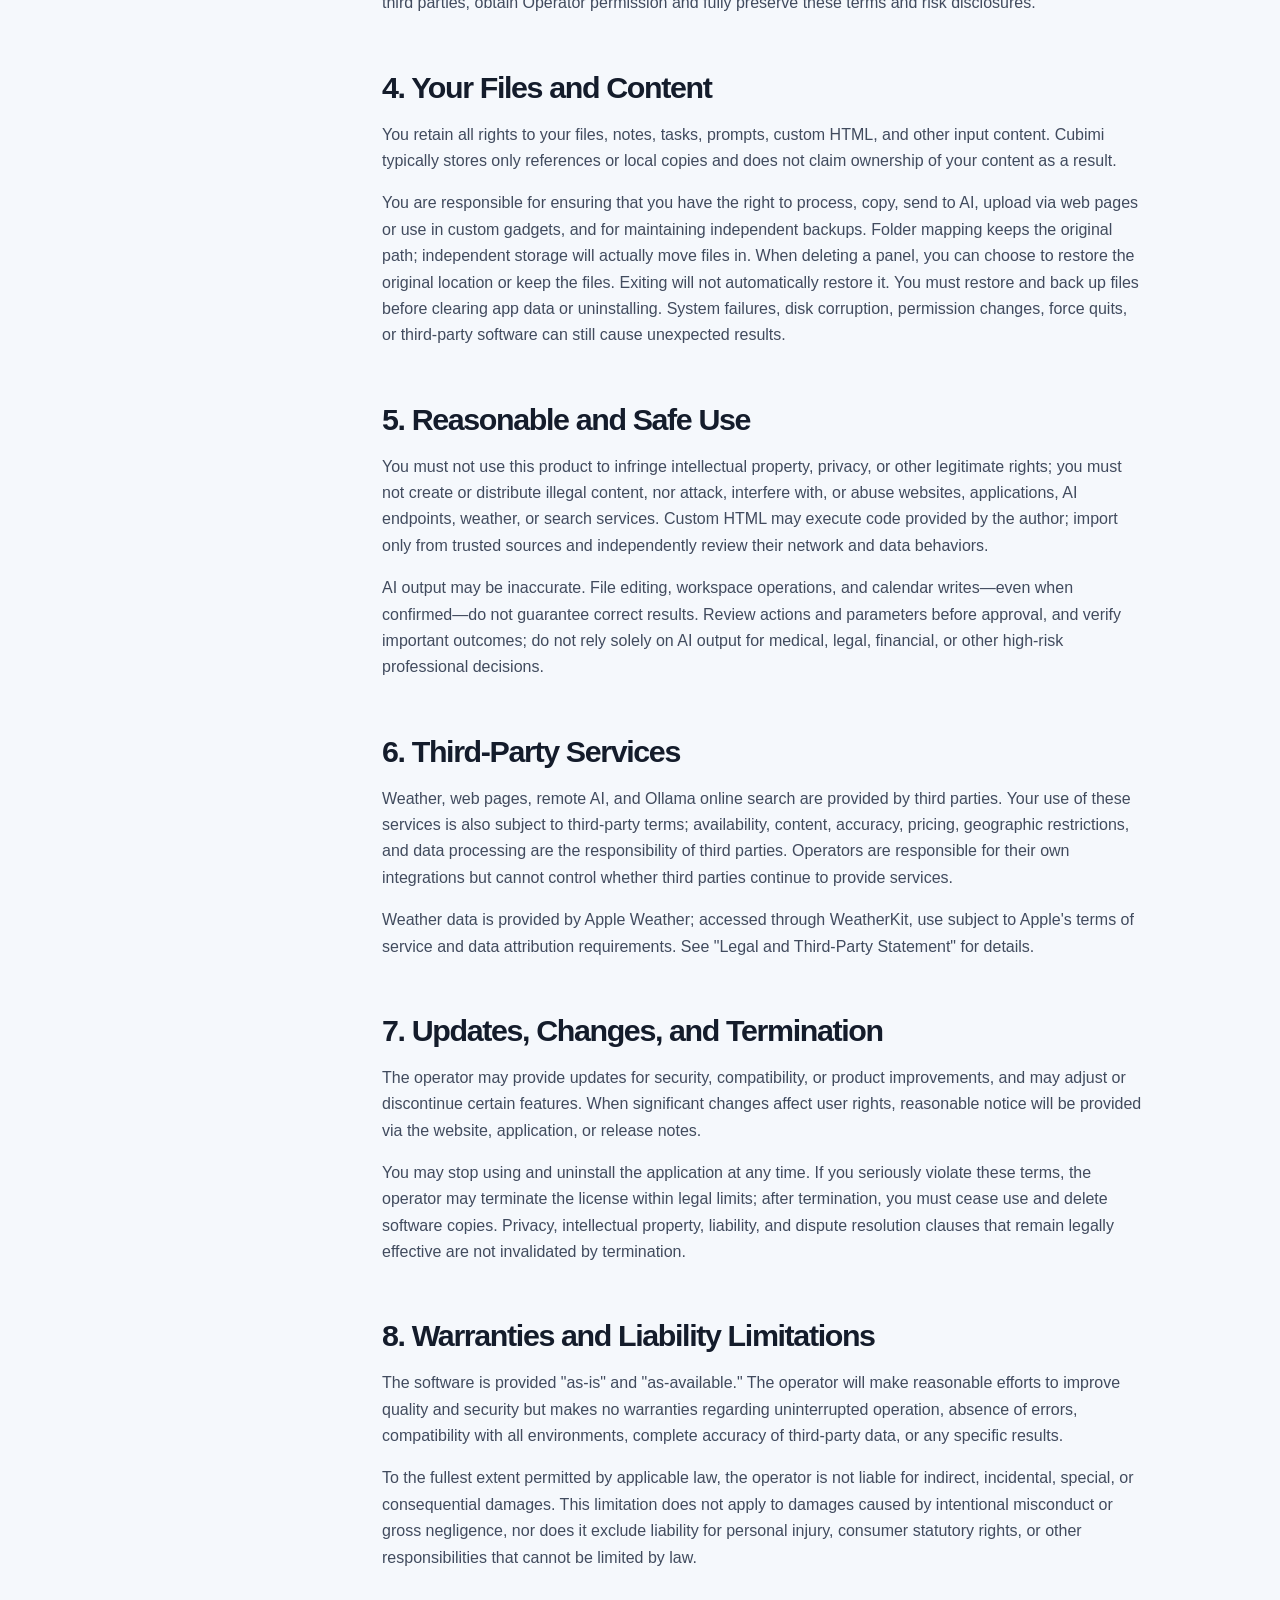
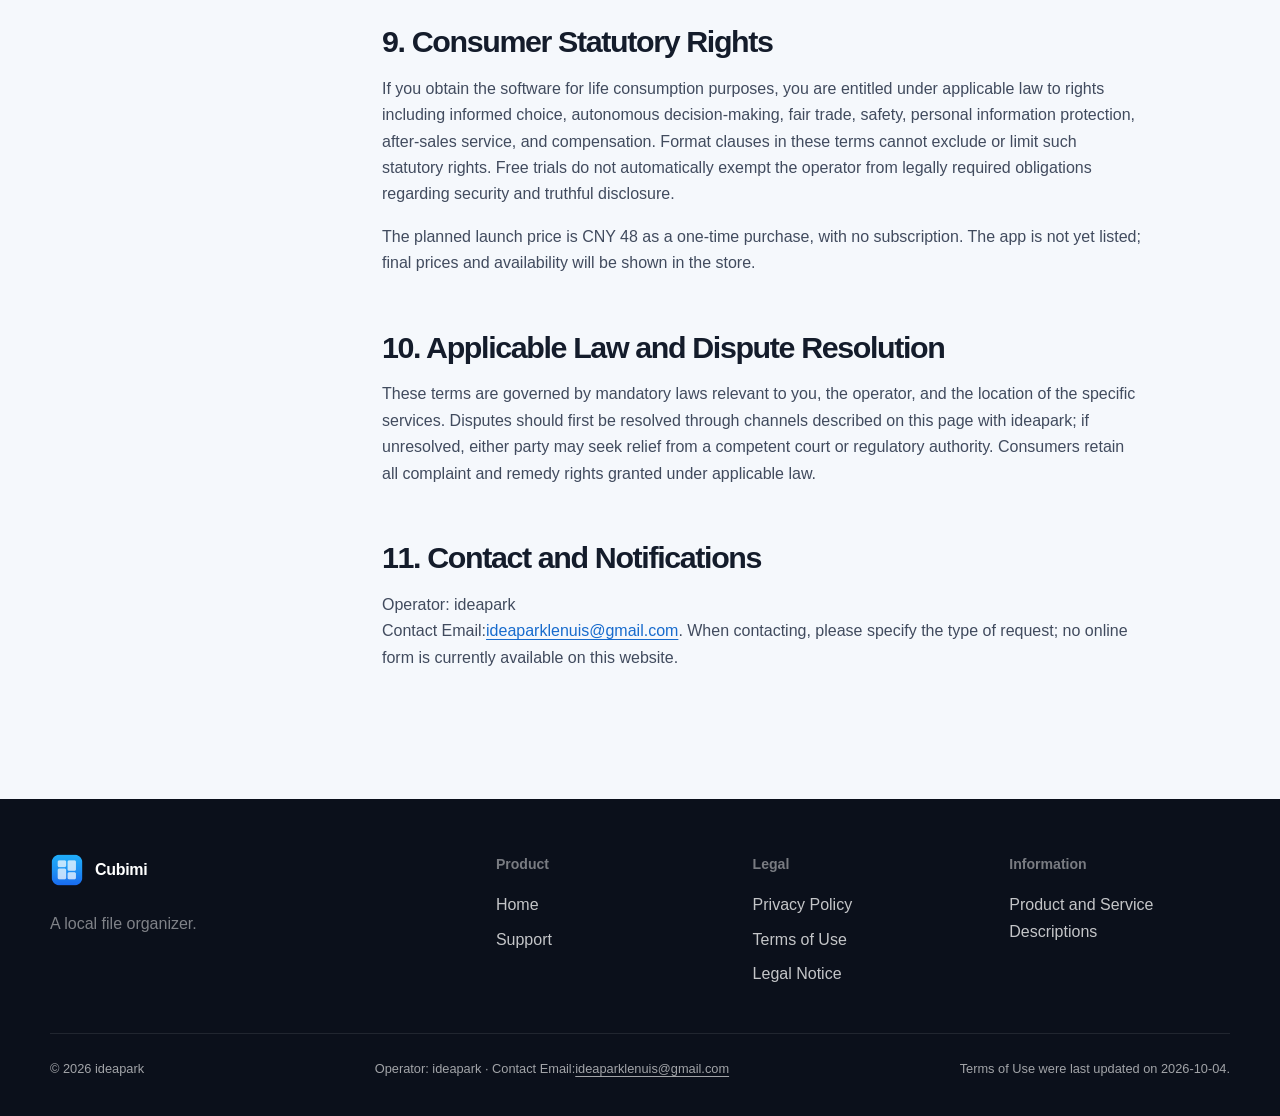
<file: terms/index.html>
<!doctype html>
<html lang="zh-CN">
<head>
  <meta charset="utf-8"><meta name="robots" content="index,follow">
<meta name="viewport" content="width=device-width,initial-scale=1">
  <title>使用条款｜Cubimi</title>
  <meta name="description" content="Cubimi网站和应用的使用条款、版本范围、软件许可、第三方服务和责任说明。">
  <meta name="theme-color" content="#0b0d0e"><link rel="canonical" href="https://lenuis.github.io/terms/">
  <link rel="icon" href="/favicon.svg" type="image/svg+xml"><link rel="stylesheet" href="/assets/site.css?v=task463-20261002">
  <script defer src="/assets/i18n-data.js?v=task471"></script><script defer src="/assets/i18n.js?v=task462-20261002"></script>
</head>
<body>
  <a class="skip-link" href="#main">跳到主要内容</a>
  <header class="site-header"><nav class="nav" aria-label="主导航"><a class="brand" href="/"><img src="/assets/app-icon.png" alt=""><span>Cubimi</span></a><div class="nav-links"><a href="/">产品</a><a href="/support/">支持</a><a href="/privacy/">隐私政策</a><a aria-current="page" href="/terms/">使用条款</a><a href="/legal/">法律声明</a></div></nav></header>
  <main id="main">
    <section class="legal-hero"><div class="shell"><p class="eyebrow">Terms of Use</p><h1>使用条款与最终用户许可</h1><p>本条款覆盖Cubimi网站和应用，说明使用许可、数据责任、第三方服务和责任边界。</p></div></section>
    <div class="shell legal-layout">
      <nav class="toc" aria-label="本页目录"><a href="#agreement">1. 接受条款</a><a href="#release">2. 当前版本</a><a href="#license">3. 软件许可</a><a href="#content">4. 用户内容</a><a href="#responsible-use">5. 合理使用</a><a href="#services">6. 第三方服务</a><a href="#updates">7. 更新与终止</a><a href="#warranty">8. 责任说明</a><a href="#consumer">9. 消费者权利</a><a href="#law">10. 法律与争议</a><a href="#contact">11. 联系</a></nav>
      <article class="legal-copy">
        <div class="callout"><strong>版本适用范围</strong><br>本条款适用于 Cubimi、官方网站和相关支持服务。</div>

        <h2 id="agreement">1. 接受条款</h2>
        <p>本条款由你与 ideapark（“运营者”）订立，适用于Cubimi网站、应用、更新与直接支持服务。下载、安装或使用应用，即表示你已阅读并同意本条款与《隐私政策》；若不同意，请不要下载或使用。</p>
        <p>如果你代表组织使用，应确保有权代表该组织接受条款。任何条款都不排除或限制适用法律中不得通过合同排除的权利。</p>

        <h2 id="release">2. 当前测试版本</h2>
        <ul>
          <li>版本及系统要求以商店页面为准。</li>
          <li>请通过Cubimi官方网站或 ideapark 提供的正式渠道获取软件与更新。</li>
          <li>软件可能出现缺陷、兼容性问题、数据恢复失败、第三方服务变化或功能调整，不应作为重要资料的唯一副本或关键业务系统。</li>
          <li>天气、网页、AI 和联网搜索受第三方服务可用性及其条款影响。</li>
        </ul>

        <h2 id="license">3. 软件许可</h2>
        <p>在你遵守本条款的前提下，运营者授予你一项有限的、非独占的、不可转许可、可撤销的许可，仅用于在你拥有或控制的兼容 Mac 上安装和使用Cubimi。软件是许可使用，而非出售；未明确授予的权利由运营者或相应权利人保留。</p>
        <p>除法律明确允许外，你不得出售、出租、再许可、公开分发、绕过技术保护、恶意逆向、以应用或网站实施违法活动，或删除权利声明。你可以为个人备份保存一份安装包；向第三方再分发安装包前，应取得运营者许可并完整保留条款与风险说明。</p>

        <h2 id="content">4. 你的文件与内容</h2>
        <p>你保留对文件、便签、待办、提示词、自定义 HTML 和其他输入内容享有的权利。Cubimi通常只保存引用或本地副本，不因此取得你的内容所有权。</p>
        <p>你负责确保有权处理、复制、发送给 AI、通过网页上传或在自定义小工具中使用相关内容，并负责维护独立备份。文件夹映射保持原路径；独立存储会真实移入文件，删除分区时可选择恢复原位置或保留文件，退出不会自动恢复。清除应用数据或卸载前必须先恢复及备份文件。系统故障、磁盘损坏、权限变化、强制退出或第三方软件仍可能造成意外结果。</p>

        <h2 id="responsible-use">5. 合理和安全使用</h2>
        <p>你不得使用本产品侵害知识产权、隐私或其他合法权益，不得制作或传播违法内容，不得攻击、干扰、滥用网站、应用、AI 端点、天气或搜索服务。自定义 HTML 可执行作者提供的代码；只应导入可信来源，并自行审查其联网和数据行为。</p>
        <p>AI 输出可能不准确。文件编辑、工作台操作和日历写入即使需要确认，也不代表结果必然正确。请在批准前检查动作和参数，并复核重要结果；不得把 AI 输出作为医疗、法律、财务或其他高风险专业决策的唯一依据。</p>

        <h2 id="services">6. 第三方服务</h2>
        <p>天气、网页、远程 AI 和 Ollama 联网搜索由第三方提供。你对这些服务的使用还受第三方条款约束；可用性、内容、准确性、价格、地域限制和数据处理由第三方负责。运营者会对自身集成负责，但无法控制第三方持续提供服务。</p>
        <p>天气数据由 Apple Weather 提供；通过 WeatherKit 接入，使用需满足 Apple 的服务条款与数据署名要求。详见《法律与第三方声明》。</p>

        <h2 id="updates">7. 更新、变更与终止</h2>
        <p>运营者可能为安全、兼容性或产品改进提供更新，也可能调整或停止部分功能。涉及重大权益变化时，将通过网站、应用或发布说明进行合理告知。</p>
        <p>你可以随时停止使用并卸载应用。若你严重违反本条款，运营者可在法律允许范围内终止许可；终止后应停止使用并删除软件副本。依法必须继续有效的隐私、知识产权、责任与争议条款不因终止失效。</p>

        <h2 id="warranty">8. 保证与责任说明</h2>
        <p>软件按“现状”和“可用”状态提供。运营者会以合理努力改进质量和安全，但不保证不中断、无错误、兼容所有环境、第三方数据完全准确或任何特定结果。</p>
        <p>在适用法律允许的最大范围内，运营者对间接、附带、特殊或后果性损失不承担责任；但本条不适用于因故意或重大过失造成的损害，也不排除人身损害、消费者法定权利或其他依法不得限制的责任。</p>

        <h2 id="consumer">9. 消费者法定权利</h2>
        <p>如果你为生活消费目的获得软件，你依法享有知情、自主选择、公平交易、安全、个人信息保护、售后和求偿等权利。本条款中的格式内容不得排除或限制这些法定权利。免费试用也不当然免除运营者依法应承担的安全和真实告知义务。</p>
        <p>首发计划为人民币 48 元一次买断，不设订阅；应用尚未上架，实际价格与销售地区以商店页面为准。</p>

        <h2 id="law">10. 适用法律与争议解决</h2>
        <p>本条款适用与你、运营者和具体服务所在地有关的强制性法律。争议应先通过本页所述渠道与 ideapark 协商；协商不成，任何一方均可依法向有管辖权的法院或主管机构提出请求。消费者仍保留适用法律赋予的投诉和救济权利。</p>

        <h2 id="contact">11. 联系与通知</h2>
        <p>运营者：ideapark<br>联系邮箱：<a href="mailto:ideaparklenuis@gmail.com">ideaparklenuis@gmail.com</a>。联系时请注明请求类型；当前网站不设置在线表单。</p>
      </article>
    </div>
  </main>
  <footer class="site-footer"><div class="shell"><div class="footer-grid"><div class="footer-brand"><a class="brand" href="/"><img src="/assets/app-icon.png" alt=""><span>Cubimi</span></a><p>一款本地文件收纳器。</p></div><div class="footer-col"><strong>产品</strong><a href="/">首页</a><a href="/support/">支持</a></div><div class="footer-col"><strong>法律</strong><a href="/privacy/">隐私政策</a><a href="/terms/">使用条款</a><a href="/legal/">法律声明</a></div><div class="footer-col"><strong>信息</strong><a href="/legal/#product-service">产品与服务说明</a></div></div><div class="footer-bottom"><span>© 2026 ideapark</span><span>运营者：ideapark · 联系邮箱：<a href="mailto:ideaparklenuis@gmail.com">ideaparklenuis@gmail.com</a></span><span>使用条款最后更新于 2026-10-04。</span></div></div></footer>
</body>
</html>
</file>
<file: assets/site.css>
:root {
  --ink: #0b101b;
  --ink-soft: #151d2c;
  --paper: #f5f8fc;
  --paper-2: #e9eff7;
  --text: #141c2b;
  --muted: #5c687a;
  --line: rgba(15, 32, 59, .12);
  --accent: #75b9ff;
  --accent-deep: #1967f0;
  --accent-wash: #dfedff;
  --blue: #1967f0;
  --radius: 28px;
  --shadow: 0 24px 80px rgba(8, 20, 42, .12);
  --max: 1180px;
}

* { box-sizing: border-box; }
html { scroll-behavior: smooth; }
body {
  margin: 0;
  color: var(--text);
  background: var(--paper);
  font-family: -apple-system, BlinkMacSystemFont, "SF Pro Text", "PingFang SC", "Microsoft YaHei", sans-serif;
  font-size: 16px;
  line-height: 1.65;
  text-rendering: optimizeLegibility;
}
a { color: inherit; }
img { display: block; max-width: 100%; height: auto; }
button, a { -webkit-tap-highlight-color: transparent; }
:focus-visible { outline: 3px solid var(--blue); outline-offset: 4px; border-radius: 8px; }

.skip-link {
  position: fixed; top: 12px; left: 12px; z-index: 100;
  padding: 10px 16px; border-radius: 12px; background: #fff; color: #111;
  transform: translateY(-160%); transition: transform .2s;
}
.skip-link:focus { transform: translateY(0); }

.site-header {
  position: sticky; top: 0; z-index: 50;
  border-bottom: 1px solid rgba(255,255,255,.08);
  background: rgba(11,16,27,.86);
  color: #fff;
  backdrop-filter: saturate(150%) blur(20px);
}
.nav {
  width: min(calc(100% - 40px), var(--max)); min-height: 72px; margin: 0 auto;
  display: flex; align-items: center; justify-content: space-between; gap: 24px;
}
.brand { flex: 0 0 auto; display: inline-flex; align-items: center; gap: 11px; text-decoration: none; font-weight: 720; letter-spacing: -.02em; }
.brand span { white-space: nowrap; overflow-wrap: normal; hyphens: none; }
.brand img { width: 34px; height: 34px; border-radius: 9px; }
.nav-links { display: flex; align-items: center; justify-content: flex-end; gap: 6px; flex-wrap: wrap; }
.nav-links a { color: rgba(255,255,255,.72); text-decoration: none; padding: 8px 11px; border-radius: 10px; font-size: .9rem; }
.nav-links a:hover, .nav-links a[aria-current="page"] { color: #fff; background: rgba(255,255,255,.09); }
.nav-cta { border: 1px solid rgba(255,255,255,.18); }
.language-picker {
  position: relative; display: inline-flex; align-items: center; flex: 0 0 auto;
  min-height: 38px; border: 1px solid rgba(255,255,255,.18); border-radius: 11px;
  background: rgba(255,255,255,.07); color: #fff;
}
.language-picker-icon { position: absolute; left: 10px; z-index: 1; color: var(--accent); font-weight: 800; pointer-events: none; }
.language-picker-icon svg { display: block; width: 14px; height: 14px; fill: none; stroke: currentColor; stroke-width: 1.6; }
/* Pin the arrow independently: native arrows ignore padding in some browsers. */
.language-picker::after {
  content: ""; position: absolute; right: 14px; top: 50%; width: 8px; height: 8px;
  border-right: 1.5px solid currentColor; border-bottom: 1.5px solid currentColor;
  transform: translateY(-70%) rotate(45deg); pointer-events: none;
}
.language-picker select {
  min-width: 126px; max-width: 180px; height: 38px; padding: 0 36px 0 30px; border: 0;
  border-radius: inherit; -webkit-appearance: none; appearance: none; background: transparent; color: inherit;
  font: inherit; font-size: .82rem; font-weight: 650; cursor: pointer;
}
.language-picker select:focus { outline: 0; }
.language-picker select:focus-visible { outline: 3px solid var(--blue); outline-offset: 4px; }
.language-picker option { color: #111; background: #fff; }
.language-picker-floating { position: fixed; top: 16px; right: 16px; z-index: 80; background: #161e2e; }

.shell { width: min(calc(100% - 40px), var(--max)); margin: 0 auto; }
.hero {
  overflow: hidden; color: #fff;
  background:
    radial-gradient(circle at 75% 15%, rgba(30,148,245,.24), transparent 31%),
    radial-gradient(circle at 10% 80%, rgba(33,178,250,.15), transparent 28%),
    var(--ink);
}
.hero-grid { min-height: 720px; padding: 96px 0 70px; display: grid; grid-template-columns: minmax(0, .9fr) minmax(0, 1.1fr); gap: 56px; align-items: center; }
.hero-grid > :first-child { position: relative; z-index: 2; min-width: 0; }
.preview-note { margin: 0 0 18px; color: #ffe6a8; font-size: .875rem; }
.legal-hero .preview-note { margin: 0 0 18px; color: #ffe6a8; font-size: .875rem; }
.screenshot-note { font-size: .875rem; color: var(--muted); }
/* Long localized words must wrap inside their column, never over adjacent controls. */
.brand, .nav-links, .trust-item > div, .section-head > *, .feature-card,
.showcase-caption, .showcase-side, .cta-panel > *, .footer-grid > * { min-width: 0; }
.hero h1, .section-head h2, .feature-card h3, .cta-panel h2,
.legal-copy, .footer-col { overflow-wrap: break-word; hyphens: auto; }
section[id], h2[id] { scroll-margin-top: 130px; }
.eyebrow { display: inline-flex; align-items: center; gap: 9px; margin: 0 0 20px; color: var(--accent); font-size: .86rem; font-weight: 750; letter-spacing: .08em; text-transform: uppercase; }
.eyebrow::before { content: ""; width: 24px; height: 2px; border-radius: 2px; background: currentColor; }
h1, h2, h3 { margin: 0; line-height: 1.08; letter-spacing: -.045em; }
h1 { max-width: 640px; font-size: clamp(3rem, 4.2vw, 4.25rem); font-weight: 800; }
.hero h1 span { color: var(--accent); }
.hero-copy { max-width: 560px; margin: 24px 0 0; color: rgba(255,255,255,.68); font-size: clamp(1.08rem, 1.5vw, 1.28rem); line-height: 1.75; }
.hero-actions { display: flex; gap: 12px; margin-top: 34px; flex-wrap: wrap; }
.button { display: inline-flex; min-height: 48px; align-items: center; justify-content: center; gap: 9px; padding: 0 20px; border-radius: 14px; text-decoration: none; font-weight: 720; }
.button-primary { background: var(--accent-deep); color: #fff; box-shadow: 0 12px 36px rgba(30,148,245,.2); }
.button-secondary { border: 1px solid rgba(255,255,255,.16); color: #fff; background: rgba(255,255,255,.06); }
.hero-note { margin: 17px 0 0; color: rgba(255,255,255,.45); font-size: .85rem; }
.visual-stage { position: relative; min-width: 0; min-height: 530px; display: grid; place-items: center; }
.hero-concept {
  position: relative; width: 108%; max-width: 720px; transform: translateX(-4%);
  mask-image: radial-gradient(ellipse farthest-side, #000 78%, transparent 100%);
}
.app-shot { width: 100%; min-width: 0; height: auto; }
.privacy-chip { display: inline-flex; width: fit-content; align-items: center; gap: 9px; margin-top: 18px; color: rgba(255,255,255,.64); font-size: .9rem; font-weight: 650; }
.privacy-chip i { width: 8px; height: 8px; border-radius: 50%; background: var(--accent); box-shadow: 0 0 0 4px rgba(30,148,245,.11); }

.trust-row { background: #111a29; color: #fff; border-top: 1px solid rgba(255,255,255,.06); }
.trust-list { min-height: 94px; display: grid; grid-template-columns: repeat(4, 1fr); }
.trust-item { display: flex; align-items: center; gap: 13px; padding: 20px 24px; border-right: 1px solid rgba(255,255,255,.08); }
.trust-item:first-child { border-left: 1px solid rgba(255,255,255,.08); }
.trust-mark { display: grid; place-items: center; flex: 0 0 34px; height: 34px; border-radius: 11px; background: rgba(30,148,245,.12); color: var(--accent); font-weight: 800; }
.trust-item strong { display: block; font-size: .93rem; }
.trust-item small { color: rgba(255,255,255,.48); font-size: .76rem; }

.section { padding: 112px 0; }
.section-muted { background: var(--paper-2); }
.section-dark { background: var(--ink); color: #fff; }
.section-head { display: grid; grid-template-columns: .72fr 1fr; gap: 64px; align-items: end; margin-bottom: 54px; }
.section-head h2 { font-size: clamp(2.4rem, 5vw, 4.6rem); }
.section-head p { max-width: 600px; margin: 0; color: var(--muted); font-size: 1.08rem; }
.section-dark .section-head p { color: rgba(255,255,255,.58); }
.kicker { margin: 0 0 14px; color: var(--accent-deep); font-size: .82rem; font-weight: 780; letter-spacing: .1em; text-transform: uppercase; }

.feature-grid { display: grid; grid-template-columns: repeat(12, 1fr); gap: 18px; }
.feature-card { min-height: 310px; padding: 30px; border: 1px solid var(--line); border-radius: var(--radius); background: rgba(255,255,255,.58); overflow: hidden; }
.feature-card:nth-child(1), .feature-card:nth-child(4) { grid-column: span 7; }
.feature-card:nth-child(2), .feature-card:nth-child(3) { grid-column: span 5; }
.feature-card h3 { margin-top: 62px; font-size: 1.65rem; }
.feature-card p { max-width: 490px; color: var(--muted); margin: 14px 0 0; }
.feature-number { display: inline-grid; place-items: center; width: 44px; height: 44px; border-radius: 14px; background: var(--ink); color: var(--accent); font-weight: 800; }
.feature-card.accent { background: var(--ink); color: #fff; border-color: transparent; }
.feature-card.accent p { color: rgba(255,255,255,.58); }
.feature-card.accent .feature-number { background: var(--accent); color: #0b2142; }

.showcase { display: grid; grid-template-columns: 1.25fr .75fr; gap: 22px; align-items: stretch; }
.showcase-main, .showcase-side { height: 100%; border-radius: 32px; overflow: hidden; border: 1px solid var(--line); background: #fff; box-shadow: var(--shadow); }
.showcase-main { padding: 18px; }
.showcase-image-link { display: block; border-radius: 20px; overflow: hidden; }
.showcase-main img { border-radius: 20px; }
.showcase-caption { padding: 28px 12px 10px; }
.showcase-caption h3 { max-width: 620px; font-size: 1.8rem; }
.showcase-caption > p:not(.kicker) { max-width: 620px; margin: 14px 0 0; color: var(--muted); }
.showcase-points { display: grid; grid-template-columns: repeat(3, 1fr); gap: 10px; margin-top: 24px; }
.showcase-points span { padding: 14px 15px; border: 1px solid var(--line); border-radius: 16px; background: var(--paper); }
.showcase-points strong, .showcase-points small { display: block; }
.showcase-points strong { font-size: .9rem; }
.showcase-points small { margin-top: 3px; color: var(--muted); font-size: .75rem; }
.showcase-side { padding: 32px; display: flex; flex-direction: column; justify-content: space-between; }
.showcase-side img { width: min(100%, 360px); margin: 0 auto; border: 1px solid var(--line); border-radius: 22px; box-shadow: 0 20px 48px rgba(8,20,42,.1); }
.showcase-side h3 { font-size: 1.8rem; margin-top: 30px; }
.showcase-side p { color: var(--muted); margin-bottom: 0; }

.privacy-layout { display: grid; grid-template-columns: .84fr 1.16fr; gap: 54px; align-items: start; }
.privacy-statement { position: sticky; top: 106px; }
.privacy-statement h2 { font-size: clamp(2.7rem, 5vw, 4.7rem); }
.privacy-statement p { color: rgba(255,255,255,.58); }
.privacy-stack { display: grid; gap: 14px; }
.privacy-card { padding: 24px 26px; border: 1px solid rgba(255,255,255,.1); border-radius: 22px; background: rgba(255,255,255,.05); }
.privacy-card strong { color: var(--accent); font-size: 1rem; }
.privacy-card p { margin: 8px 0 0; color: rgba(255,255,255,.62); }

.widget-line { display: flex; gap: 9px; flex-wrap: wrap; }
.pill { padding: 9px 13px; border-radius: 999px; border: 1px solid var(--line); background: rgba(255,255,255,.5); font-size: .88rem; font-weight: 650; }
.faq-grid { display: grid; grid-template-columns: 1fr 1fr; gap: 18px; }
details { border: 1px solid var(--line); border-radius: 18px; background: rgba(255,255,255,.62); padding: 20px 22px; }
summary { cursor: pointer; font-weight: 720; }
details p { margin: 12px 0 0; color: var(--muted); }

.cta-panel { padding: 66px; border-radius: 38px; background: var(--accent-wash); color: #0b2142; display: grid; grid-template-columns: 1fr auto; gap: 32px; align-items: center; }
.cta-panel h2 { max-width: 720px; font-size: clamp(2.5rem, 5vw, 4.6rem); }
.cta-panel p { margin: 18px 0 0; max-width: 680px; color: rgba(11,33,66,.7); }
.cta-panel .button { background: var(--ink); color: #fff; }

.legal-hero { padding: 86px 0 70px; background: var(--ink); color: #fff; }
.legal-hero h1 { max-width: 900px; font-size: clamp(2.8rem, 6vw, 5.7rem); overflow-wrap: anywhere; }
.legal-hero p { max-width: 720px; margin: 22px 0 0; color: rgba(255,255,255,.62); font-size: 1.08rem; }
.status-note { margin-top: 26px; padding: 14px 17px; border: 1px solid rgba(255,198,67,.3); border-radius: 14px; background: rgba(255,198,67,.08); color: #ffe6a8; font-size: .9rem; }
.legal-layout { display: grid; grid-template-columns: 260px minmax(0, 760px); gap: 72px; align-items: start; padding: 72px 0 112px; }
.legal-layout > *, .legal-copy { min-width: 0; }
.toc { position: sticky; top: 104px; display: grid; gap: 4px; }
.toc a { color: var(--muted); text-decoration: none; padding: 8px 11px; border-left: 2px solid var(--line); font-size: .9rem; }
.toc a:hover { color: var(--text); border-left-color: var(--accent-deep); }
.legal-copy h2 { margin: 54px 0 18px; font-size: 1.9rem; }
.legal-copy h1, .legal-copy h2, .legal-copy h3 { overflow-wrap: anywhere; hyphens: auto; }
.legal-copy h2:first-child { margin-top: 0; }
.legal-copy h3 { margin: 30px 0 12px; font-size: 1.18rem; letter-spacing: -.02em; }
.legal-copy p, .legal-copy li { color: #414b5e; }
.legal-copy ul, .legal-copy ol { padding-left: 1.3rem; }
.legal-copy li + li { margin-top: 9px; }
.legal-copy a { color: #176bcd; text-underline-offset: 3px; }
.data-table { width: 100%; border-collapse: collapse; margin: 20px 0 30px; font-size: .92rem; }
.data-table th, .data-table td { padding: 15px 14px; border: 1px solid var(--line); text-align: left; vertical-align: top; }
.data-table th { background: var(--paper-2); }
.placeholder { display: inline-block; padding: 2px 7px; border-radius: 6px; background: #fff0c7; color: #7b4e00; font-weight: 680; }
.callout { padding: 20px 22px; border-left: 4px solid var(--accent-deep); border-radius: 0 16px 16px 0; background: var(--accent-wash); }
.callout.warning { border-left-color: #d28800; background: #fff5da; }
.support-grid { display: grid; grid-template-columns: repeat(3, 1fr); gap: 18px; margin: 34px 0 48px; }
.support-card { padding: 26px; border: 1px solid var(--line); border-radius: 22px; background: #fff; }
.support-card h3 { margin-bottom: 12px; }
.support-card p { margin: 0; color: var(--muted); }

.site-footer { padding: 54px 0 36px; background: #0b101b; color: #fff; }
.footer-grid { display: grid; grid-template-columns: 1.3fr repeat(3, .7fr); gap: 36px; }
.footer-brand { max-width: 340px; }
.footer-brand p { color: rgba(255,255,255,.48); }
.footer-col strong { display: block; margin-bottom: 12px; font-size: .88rem; color: rgba(255,255,255,.45); }
.footer-col a { display: block; width: fit-content; padding: 4px 0; color: rgba(255,255,255,.76); text-decoration: none; }
.footer-bottom { margin-top: 42px; padding-top: 24px; border-top: 1px solid rgba(255,255,255,.09); display: flex; justify-content: space-between; flex-wrap: wrap; gap: 12px 20px; color: rgba(255,255,255,.62); font-size: .8rem; }

@media (max-width: 920px) {
  .nav { align-items: flex-start; padding: 16px 0; }
  .nav-links { max-width: 62%; }
  .language-picker { align-self: center; }
  .hero-grid, .section-head, .privacy-layout, .legal-layout { grid-template-columns: 1fr; }
  .hero-grid { padding-top: 70px; gap: 30px; }
  .visual-stage { min-height: 0; height: auto; }
  .hero-concept { width: 100%; max-width: none; transform: none; }
  .privacy-statement { position: static; }
  .trust-list { grid-template-columns: 1fr 1fr; }
  .trust-item:nth-child(3) { border-left: 1px solid rgba(255,255,255,.08); }
  .feature-card:nth-child(n) { grid-column: span 6; }
  .showcase { grid-template-columns: 1fr; }
  .showcase-main, .showcase-side { height: auto; }
  .legal-layout { gap: 34px; }
  .toc { position: static; display: flex; flex-wrap: wrap; }
  .toc a { border-left: 0; border-bottom: 1px solid var(--line); }
  .support-grid { grid-template-columns: 1fr; }
  .footer-grid { grid-template-columns: 1fr 1fr; }
  .cta-panel { grid-template-columns: 1fr; padding: 48px; }
}

@media (max-width: 620px) {
  .shell, .nav { width: min(calc(100% - 28px), var(--max)); }
  .site-header { position: relative; }
  .nav { display: grid; grid-template-columns: minmax(0, 1fr) auto; gap: 12px; }
  .nav-links { width: calc(100vw - 28px); max-width: none; justify-content: flex-start; margin-left: -8px; flex-wrap: nowrap; overflow-x: auto; scrollbar-width: none; }
  .nav-links::-webkit-scrollbar { display: none; }
  .nav-links a { white-space: nowrap; }
  .nav-links { grid-column: 1 / -1; }
  .language-picker { grid-column: 2; grid-row: 1; justify-self: end; }
  .language-picker select { min-width: 116px; max-width: 150px; }
  .brand { gap: 8px; }
  .brand img { flex: 0 0 34px; }
  .nav-links a { font-size: .82rem; padding: 7px 8px; }
  .hero-grid { min-height: auto; padding: 56px 0 44px; }
  h1 { font-size: clamp(2.55rem, 12.5vw, 3rem); }
  .visual-stage { min-height: 0; height: auto; }
  .privacy-chip { font-size: .82rem; }
  .trust-list { grid-template-columns: 1fr; }
  .trust-item, .trust-item:nth-child(3) { border-left: 1px solid rgba(255,255,255,.08); border-bottom: 1px solid rgba(255,255,255,.08); }
  .section { padding: 78px 0; }
  .section-head { gap: 22px; margin-bottom: 34px; }
  .feature-grid { display: block; }
  .feature-card { min-height: 270px; margin-bottom: 14px; }
  .showcase-caption { padding: 24px 6px 6px; }
  .showcase-points { grid-template-columns: 1fr; }
  .showcase-side { padding: 24px; }
  .faq-grid { grid-template-columns: 1fr; }
  .cta-panel { padding: 34px 26px; border-radius: 28px; }
  .legal-hero { padding: 56px 0 48px; }
  .legal-layout { padding: 48px 0 82px; }
  .toc { width: 100%; max-width: 100%; flex-wrap: nowrap; overflow-x: auto; scrollbar-width: none; }
  .toc::-webkit-scrollbar { display: none; }
  .toc a { flex: 0 0 auto; white-space: nowrap; }
  .data-table { display: block; overflow-x: auto; }
  .footer-grid { grid-template-columns: 1fr; }
  .footer-bottom { display: block; }
  .footer-bottom span { display: block; margin-top: 8px; }
}

@media (prefers-reduced-motion: reduce) {
  html { scroll-behavior: auto; }
  *, *::before, *::after { animation-duration: .01ms !important; transition-duration: .01ms !important; }
}

/* Public support details belong in the shared footer, including narrow screens. */
.footer-bottom span { overflow-wrap: anywhere; }
.footer-bottom a { color: inherit; text-underline-offset: 3px; }

/* Commercial Pricing Section (v1.0) */
.pricing-grid {
  display: grid;
  grid-template-columns: repeat(2, minmax(0, 1fr));
  gap: 24px;
  margin-top: 32px;
}
.pricing-card {
  position: relative;
  display: flex;
  flex-direction: column;
  gap: 16px;
  padding: 32px;
  border-radius: var(--radius);
  background: #fff;
  border: 1px solid var(--line);
  box-shadow: 0 12px 40px rgba(8, 20, 42, .06);
}
.pricing-card.featured {
  background: var(--ink);
  color: #fff;
  border-color: rgba(117, 185, 255, .35);
  box-shadow: var(--shadow);
}
.pricing-badge {
  display: inline-flex;
  align-self: flex-start;
  padding: 5px 12px;
  border-radius: 999px;
  font-size: .82rem;
  font-weight: 600;
  background: var(--accent-wash);
  color: var(--accent-deep);
}
.pricing-card.featured .pricing-badge {
  background: rgba(117, 185, 255, .18);
  color: var(--accent);
}
.pricing-card h3 { margin: 0; font-size: 1.45rem; letter-spacing: -.02em; }
.pricing-amount {
  display: flex;
  align-items: baseline;
  gap: 12px;
  flex-wrap: wrap;
}
.pricing-amount strong { font-size: 2.5rem; line-height: 1; letter-spacing: -.03em; }
.pricing-amount span { font-size: .92rem; color: var(--muted); }
.pricing-card.featured .pricing-amount span { color: rgba(255,255,255,.68); }
.pricing-desc { margin: 0; color: var(--muted); font-size: .96rem; }
.pricing-card.featured .pricing-desc { color: rgba(255,255,255,.78); }
.pricing-points {
  list-style: none;
  margin: 4px 0 8px;
  padding: 0;
  display: grid;
  gap: 10px;
  font-size: .94rem;
}
.pricing-points li {
  position: relative;
  padding-left: 22px;
}
.pricing-points li::before {
  content: "✓";
  position: absolute;
  left: 0;
  color: var(--accent-deep);
  font-weight: 700;
}
.pricing-card.featured .pricing-points li::before { color: var(--accent); }
.pricing-actions {
  margin-top: auto;
  display: flex;
  flex-wrap: wrap;
  gap: 10px;
}
@media (max-width: 820px) {
  .pricing-grid { grid-template-columns: 1fr; }
}
</file>
<file: assets/showcase.css>
/* Homepage-only product storytelling. The shared six-page theme stays unchanged. */
.layout-section { --showcase-gap:24px; }
.product-head { grid-template-columns:1.1fr 1fr; align-items:center; gap:70px; }
.product-head .kicker { color:var(--accent-deep); margin:0 0 14px; font-size:.82rem; }
.product-head h2 { font-size:clamp(2.4rem,3.7vw,3.5rem); max-width:580px; }
.layout-pair { display:grid; grid-template-columns:repeat(2,minmax(0,1fr)); gap:var(--showcase-gap); align-items:stretch; }
.layout-card { min-width:0; border:1px solid var(--line); border-radius:26px; background:#fff; overflow:hidden; display:flex; flex-direction:column; box-shadow:0 14px 45px #14233f07; }
.layout-card-head { padding:25px 28px; display:flex; align-items:center; gap:12px; }
.layout-card-head h3 { font-size:1.35rem; line-height:1.3; overflow-wrap:anywhere; }
.layout-symbol { color:#1967f0; font-size:26px; line-height:1; }
.mode-number { margin-left:auto; color:#738197; font-size:.78rem; }
.mode-stage { flex:1; padding:24px; background:#e2ecfa; min-height:305px; }
.automatic-stage { background:#e6eef9; }
.demo-window { background:#242c3c; border:1px solid #ffffff45; border-radius:13px; padding:12px; box-shadow:0 16px 30px #11234726; color:#f0f5fc; }
.demo-toolbar { display:flex; align-items:center; gap:12px; padding:1px 0 12px; font-size:.68rem; color:#bdc9dc; }
.demo-toolbar i { width:7px; height:7px; border-radius:50%; background:#fa7168; box-shadow:11px 0 #e9c34f,22px 0 #81b766; margin-right:20px; flex-shrink:0; }
.demo-plus { margin-left:auto; }
.auto-panels { display:grid; grid-template-columns:1fr 1fr; gap:9px; }
.demo-panel { border:1px solid #ffffff17; border-radius:9px; background:#303c50; padding:12px; min-width:0; color:#e2ebf8; font-size:.68rem; line-height:1.55; overflow-wrap:anywhere; }
.demo-panel strong { font-weight:650; display:block; color:#d8e5f7; font-size:.7rem; margin-bottom:10px; line-height:1.4; }
.demo-file { display:flex; align-items:center; gap:7px; margin-top:8px; }
.demo-file b { font-size:7px; font-weight:650; display:grid; place-items:center; width:23px; height:27px; border-radius:4px; background:#327bc2; color:#edf6ff; flex-shrink:0; }
.demo-file:nth-child(3) b { background:#5d7387; }
.demo-file:nth-child(4) b { background:#877456; }
.demo-todo > span { display:block; margin-top:9px; padding-left:15px; position:relative; }
.demo-todo > span::before { content:''; position:absolute; left:0; top:.36em; width:7px; height:7px; border:1px solid #6d86aa; border-radius:2px; }
.demo-todo > .demo-done { color:#94abc9; text-decoration:line-through; }
.demo-todo > .demo-done::before { background:#5099ed; }
.demo-note { background:#35445d; }
.demo-note p { margin:0; color:#c9d8ed; }
.demo-focus b { font-weight:450; font-size:1.7rem; line-height:1.25; color:#a1ccff; letter-spacing:-.04em; }
.focus-track { margin-top:8px; height:3px; background:#405675; border-radius:3px; }
.focus-track::before { content:''; display:block; width:38%; height:3px; background:#75b9ff; border-radius:3px; }
.freeform-stage { background:#dfeaf7; }
.free-panels { display:grid; grid-template-columns:1.12fr 1fr; gap:12px 20px; padding:6px 0 7px; }
.free-panels > * { box-shadow:0 9px 16px #13234024; border:1px solid #536b91; }
.free-panels .demo-note { align-self:start; margin-top:22px; }
.free-panels .demo-todo { margin-left:10px; }
.free-panels .demo-focus { margin-top:-18px; align-self:start; margin-right:15px; }
.layout-card-copy { padding:24px 28px 28px; margin-top:auto; }
.layout-card-copy p { color:var(--muted); margin:0 0 19px; font-size:.96rem; }
.layout-tag { display:inline-block; font-size:.75rem; font-weight:600; color:#425875; padding:5px 10px; background:#edf3fc; border-radius:7px; margin:3px 4px 0 0; }
.diagram-note { color:#64748b; font-size:.8rem; margin:19px 0 0; text-align:center; }
.product-detail { display:flex; justify-content:center; flex-wrap:wrap; gap:6px 15px; font-size:.82rem; color:#64748b; margin-top:12px; }
.product-detail a { text-underline-offset:4px; color:#1967f0; }
.assistant-section { background:#111b2d; color:#eff5ff; }
.assistant-intro { display:grid; grid-template-columns:.86fr 1.14fr; gap:72px; align-items:center; }
.assistant-copy { min-width:0; }
.assistant-title { color:#8fc5ff; font-size:clamp(3rem,4.8vw,4.1rem); font-weight:760; line-height:1.12; text-wrap:balance; overflow-wrap:break-word; hyphens:auto; }
.assistant-tagline { margin:20px 0 0; color:#eff5ff; font-size:clamp(1.65rem,2.6vw,2rem); font-weight:650; line-height:1.4; letter-spacing:-.03em; text-wrap:balance; overflow-wrap:break-word; hyphens:auto; }
.assistant-lead { color:#a9bad3; font-size:1.05rem; line-height:1.8; margin:25px 0; }
.text-link { color:#9fceff; font-size:.92rem; text-underline-offset:6px; }
.assistant-demo { min-width:0; padding:28px; border:1px solid #ffffff1f; border-radius:22px; background:#202d43; box-shadow:0 25px 60px #0003; }
.assistant-demo-head { display:flex; gap:10px; align-items:center; font-size:.83rem; }
.assistant-demo-head strong { font-size:1rem; font-weight:700; }
.assistant-spark { color:#8fc5ff; font-size:24px; line-height:1; }
.example-label { margin-left:auto; font-size:.7rem; color:#a5bbd7; }
.demo-message { font-size:.92rem; line-height:1.85; }
.user-message { margin:24px 0 10px 42px; padding:15px 18px; background:#2d4c76; color:#edf5ff; border-radius:16px 16px 4px 16px; }
.demo-attachment { margin-left:auto; width:fit-content; display:flex; gap:10px; align-items:center; padding:7px 11px; border:1px solid #a8c6f026; border-radius:9px; font-size:.72rem; color:#b8cce8; }
.attachment-type { font-size:.64rem; color:#95b0d3; }
.assistant-message { color:#c6d5eb; margin:25px 0 18px; }
.artifact-example { display:flex; align-items:center; gap:12px; padding:17px; border:1px solid #79a8ef30; border-radius:12px; background:#17263c; }
.artifact-icon { font-size:26px; color:#9fceff; }
.artifact-example > div { min-width:0; }
.artifact-example strong { display:block; font-size:.87rem; color:#e1edff; overflow-wrap:anywhere; }
.artifact-example div > span { display:block; margin-top:4px; color:#9bb2d2; font-size:.75rem; }
.file-extension { margin-left:auto; font-size:.65rem; color:#91bfff; }
.assistant-example-note { margin:15px 0 0; color:#9eb3d0; font-size:.7rem; }
.assistant-capabilities { display:grid; grid-template-columns:repeat(4,minmax(0,1fr)); gap:30px; margin-top:70px; padding-top:33px; border-top:1px solid #ffffff1a; }
.capability-index { display:block; font-size:.7rem; color:#8dbfff; margin-bottom:20px; }
.assistant-capabilities h3 { font-size:1.08rem; line-height:1.5; color:#e4efff; overflow-wrap:anywhere; }
.assistant-capabilities p { font-size:.86rem; color:#a9bad3; line-height:1.8; margin:10px 0 0; }
.assistant-service-note { margin:36px 0 0; padding-top:20px; border-top:1px solid #ffffff1a; color:#98adca; font-size:.79rem; line-height:1.8; }
@media(max-width:1100px) { .assistant-intro { gap:38px; } .mode-stage { padding:18px; } .layout-card-head,.layout-card-copy { padding:22px; } .assistant-capabilities { gap:22px; } }
@media(max-width:760px) { .layout-pair,.assistant-intro,.product-head { grid-template-columns:1fr; } .assistant-copy { order:0!important; } .assistant-demo { order:1!important; } .assistant-capabilities { grid-template-columns:1fr 1fr; } .product-head { gap:22px; } .layout-section { padding-top:70px; } }
@media(max-width:420px) { .assistant-demo { padding:20px; } .assistant-capabilities { grid-template-columns:1fr; gap:25px; margin-top:45px; } .capability-index { margin-bottom:7px; } .user-message { margin-left:16px; } .mode-stage { padding:12px; } }
</file>
